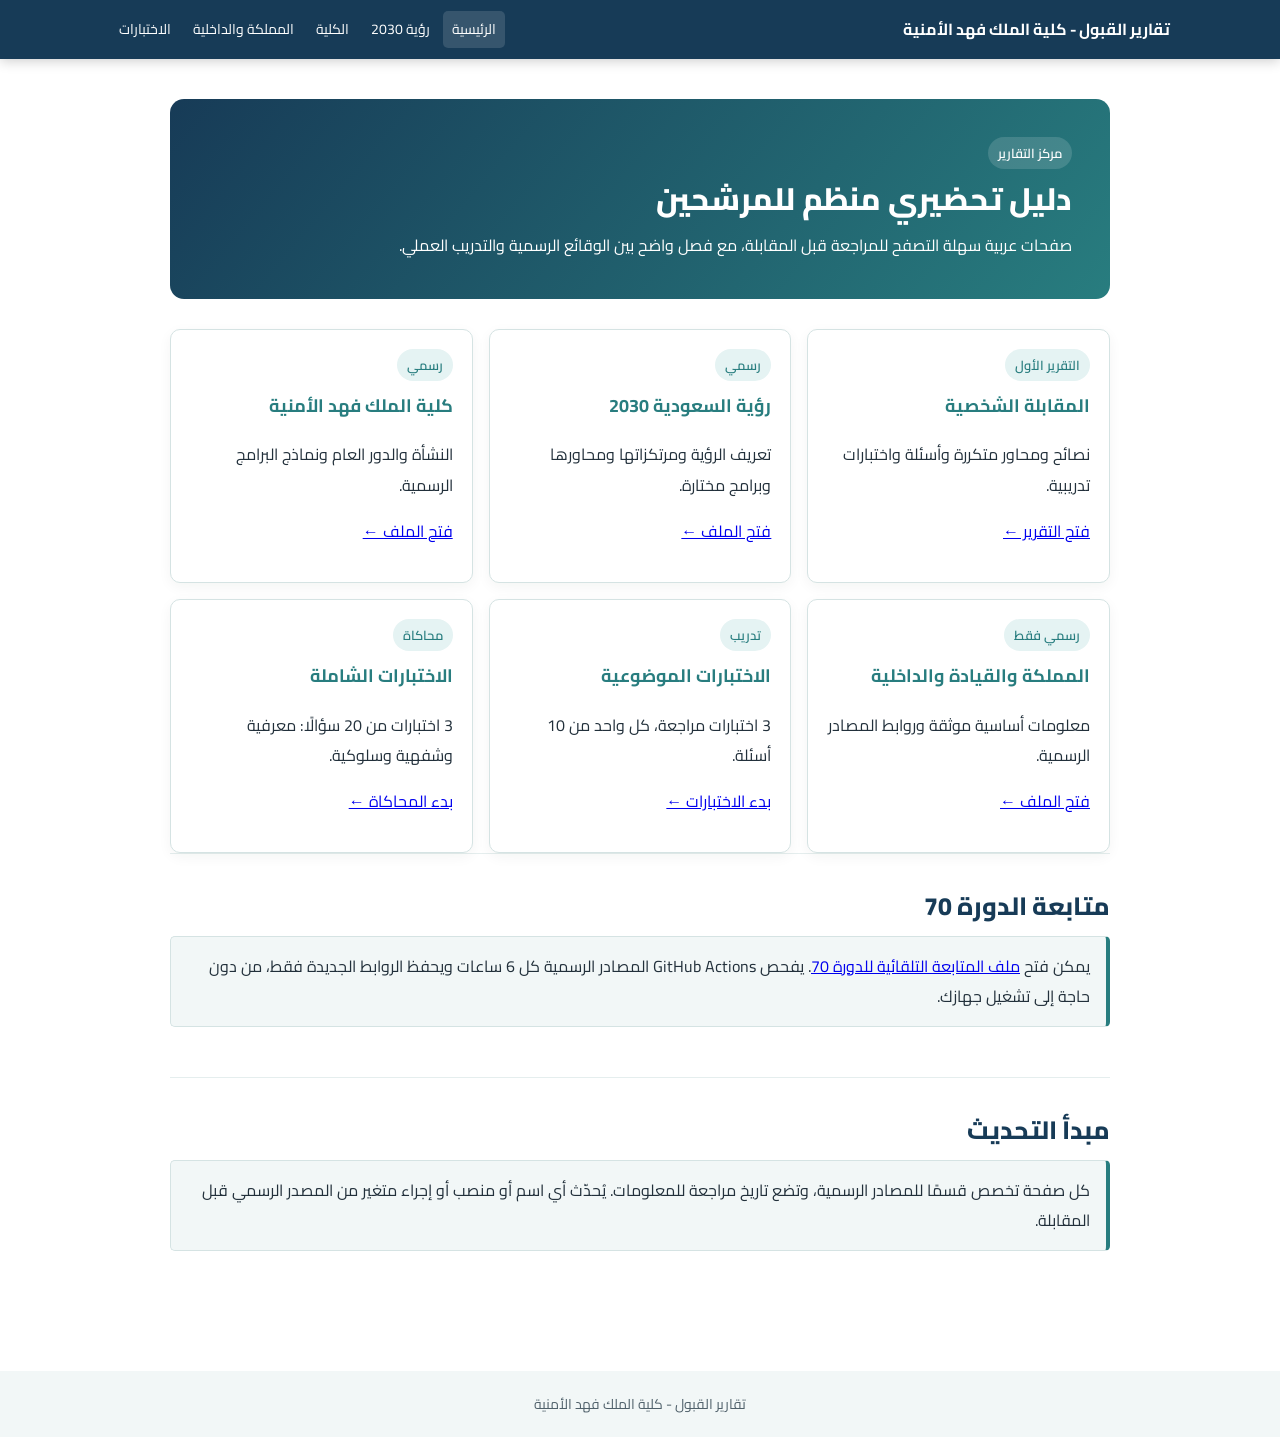
<file: index.html>
<!doctype html><html lang="ar" dir="rtl"><head><meta charset="utf-8"><meta name="viewport" content="width=device-width,initial-scale=1"><title>تقارير القبول - كلية الملك فهد الأمنية</title><link rel="stylesheet" href="assets/site.css"></head><body>
<nav class="topnav"><div class="nav-inner"><div class="brand">تقارير القبول - كلية الملك فهد الأمنية</div><div class="links"><a class="active" href="index.html">الرئيسية</a><a href="vision-2030.html">رؤية 2030</a><a href="kfsc-profile.html">الكلية</a><a href="kingdom-and-interior.html">المملكة والداخلية</a><a href="quizzes.html">الاختبارات</a></div></div></nav>
<main class="wrap"><header class="hero"><span class="badge">مركز التقارير</span><h1>دليل تحضيري منظم للمرشحين</h1><p>صفحات عربية سهلة التصفح للمراجعة قبل المقابلة، مع فصل واضح بين الوقائع الرسمية والتدريب العملي.</p></header>
<section class="grid"><article class="card"><span class="badge">التقرير الأول</span><h3>المقابلة الشخصية</h3><p>نصائح ومحاور متكررة وأسئلة واختبارات تدريبية.</p><p><a href="report-01-personal-interview.html">فتح التقرير ←</a></p></article><article class="card"><span class="badge">رسمي</span><h3>رؤية السعودية 2030</h3><p>تعريف الرؤية ومرتكزاتها ومحاورها وبرامج مختارة.</p><p><a href="vision-2030.html">فتح الملف ←</a></p></article><article class="card"><span class="badge">رسمي</span><h3>كلية الملك فهد الأمنية</h3><p>النشأة والدور العام ونماذج البرامج الرسمية.</p><p><a href="kfsc-profile.html">فتح الملف ←</a></p></article><article class="card"><span class="badge">رسمي فقط</span><h3>المملكة والقيادة والداخلية</h3><p>معلومات أساسية موثقة وروابط المصادر الرسمية.</p><p><a href="kingdom-and-interior.html">فتح الملف ←</a></p></article><article class="card"><span class="badge">تدريب</span><h3>الاختبارات الموضوعية</h3><p>3 اختبارات مراجعة، كل واحد من 10 أسئلة.</p><p><a href="quizzes.html">بدء الاختبارات ←</a></p></article><article class="card"><span class="badge">محاكاة</span><h3>الاختبارات الشاملة</h3><p>3 اختبارات من 20 سؤالًا: معرفية وشفهية وسلوكية.</p><p><a href="comprehensive-tests.html">بدء المحاكاة ←</a></p></article></section>
<section class="section"><h2>متابعة الدورة 70</h2><div class="callout official">يمكن فتح <a href="reports/course-70-monitor.html">ملف المتابعة التلقائية للدورة 70</a>. يفحص GitHub Actions المصادر الرسمية كل 6 ساعات ويحفظ الروابط الجديدة فقط، من دون حاجة إلى تشغيل جهازك.</div></section><section class="section"><h2>مبدأ التحديث</h2><div class="callout official">كل صفحة تخصص قسمًا للمصادر الرسمية، وتضع تاريخ مراجعة للمعلومات. يُحدّث أي اسم أو منصب أو إجراء متغير من المصدر الرسمي قبل المقابلة.</div></section></main><footer class="footer">تقارير القبول - كلية الملك فهد الأمنية</footer></body></html>
</file>
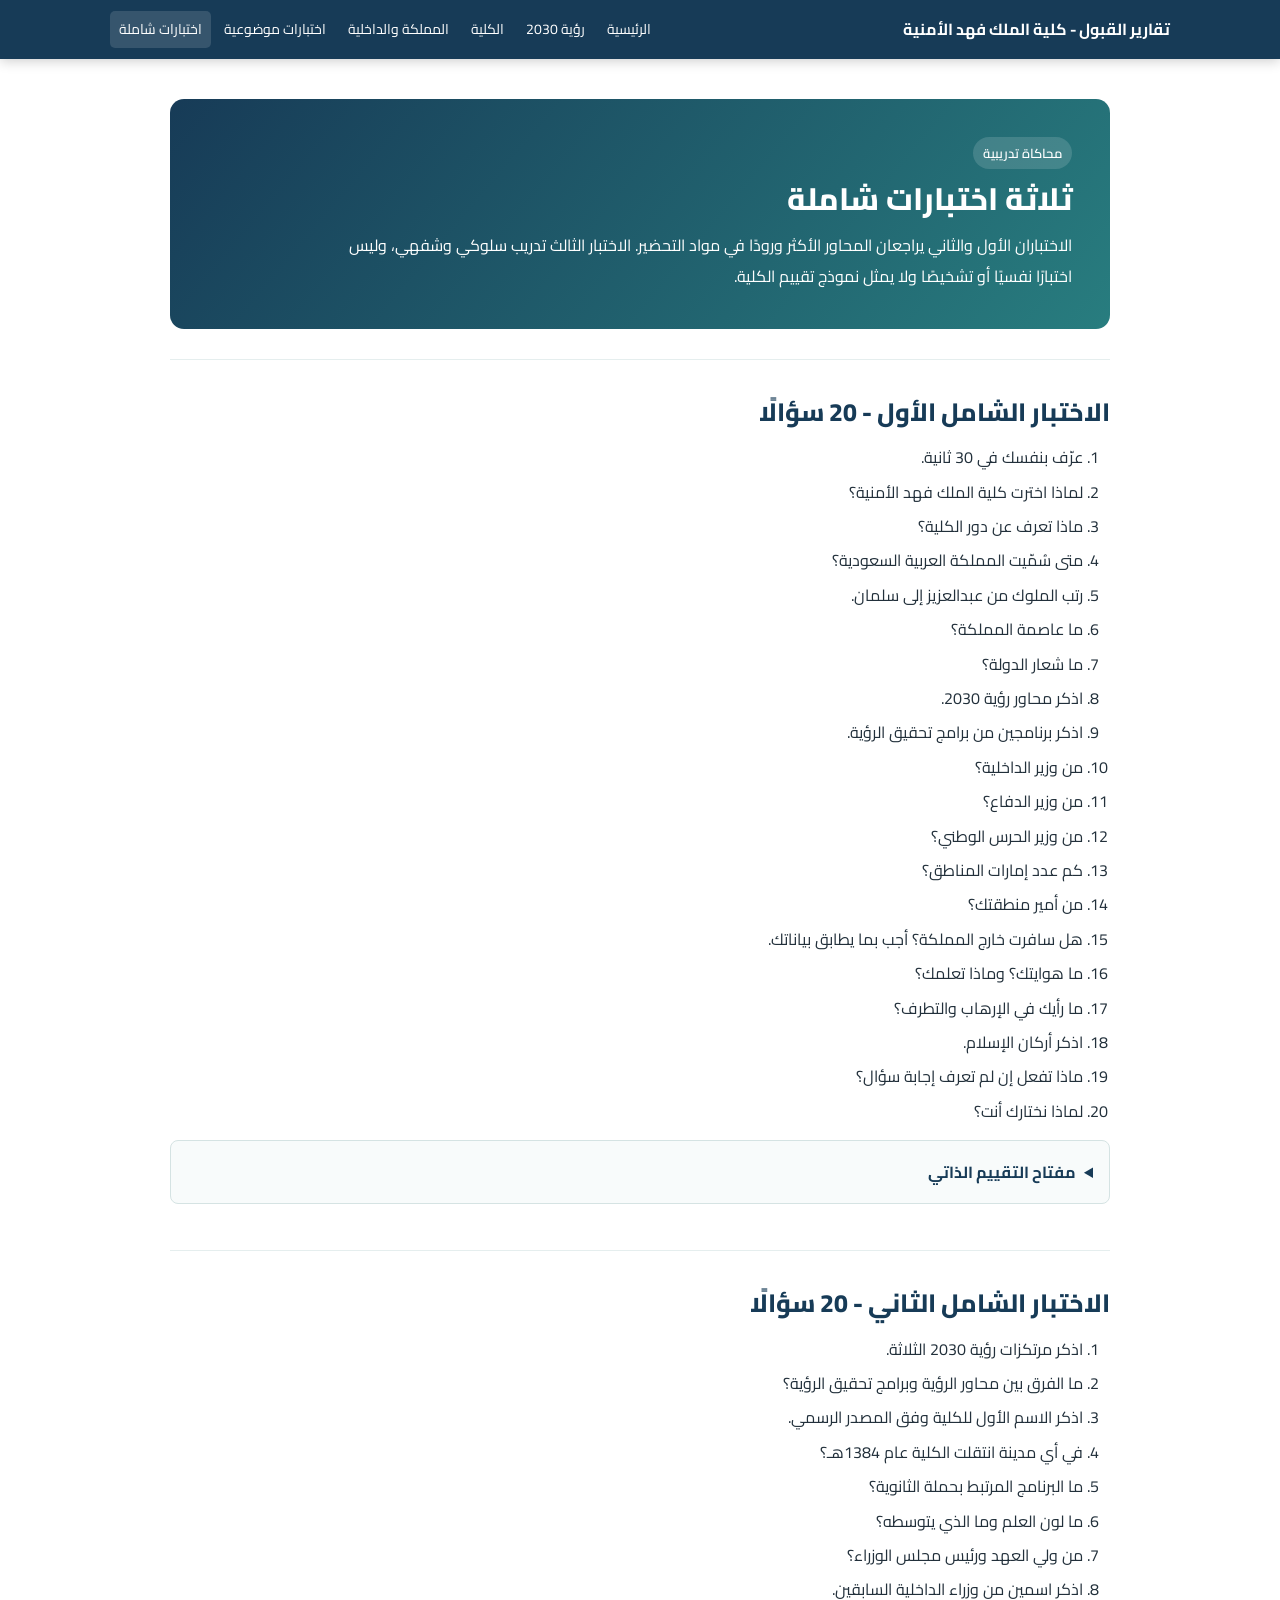
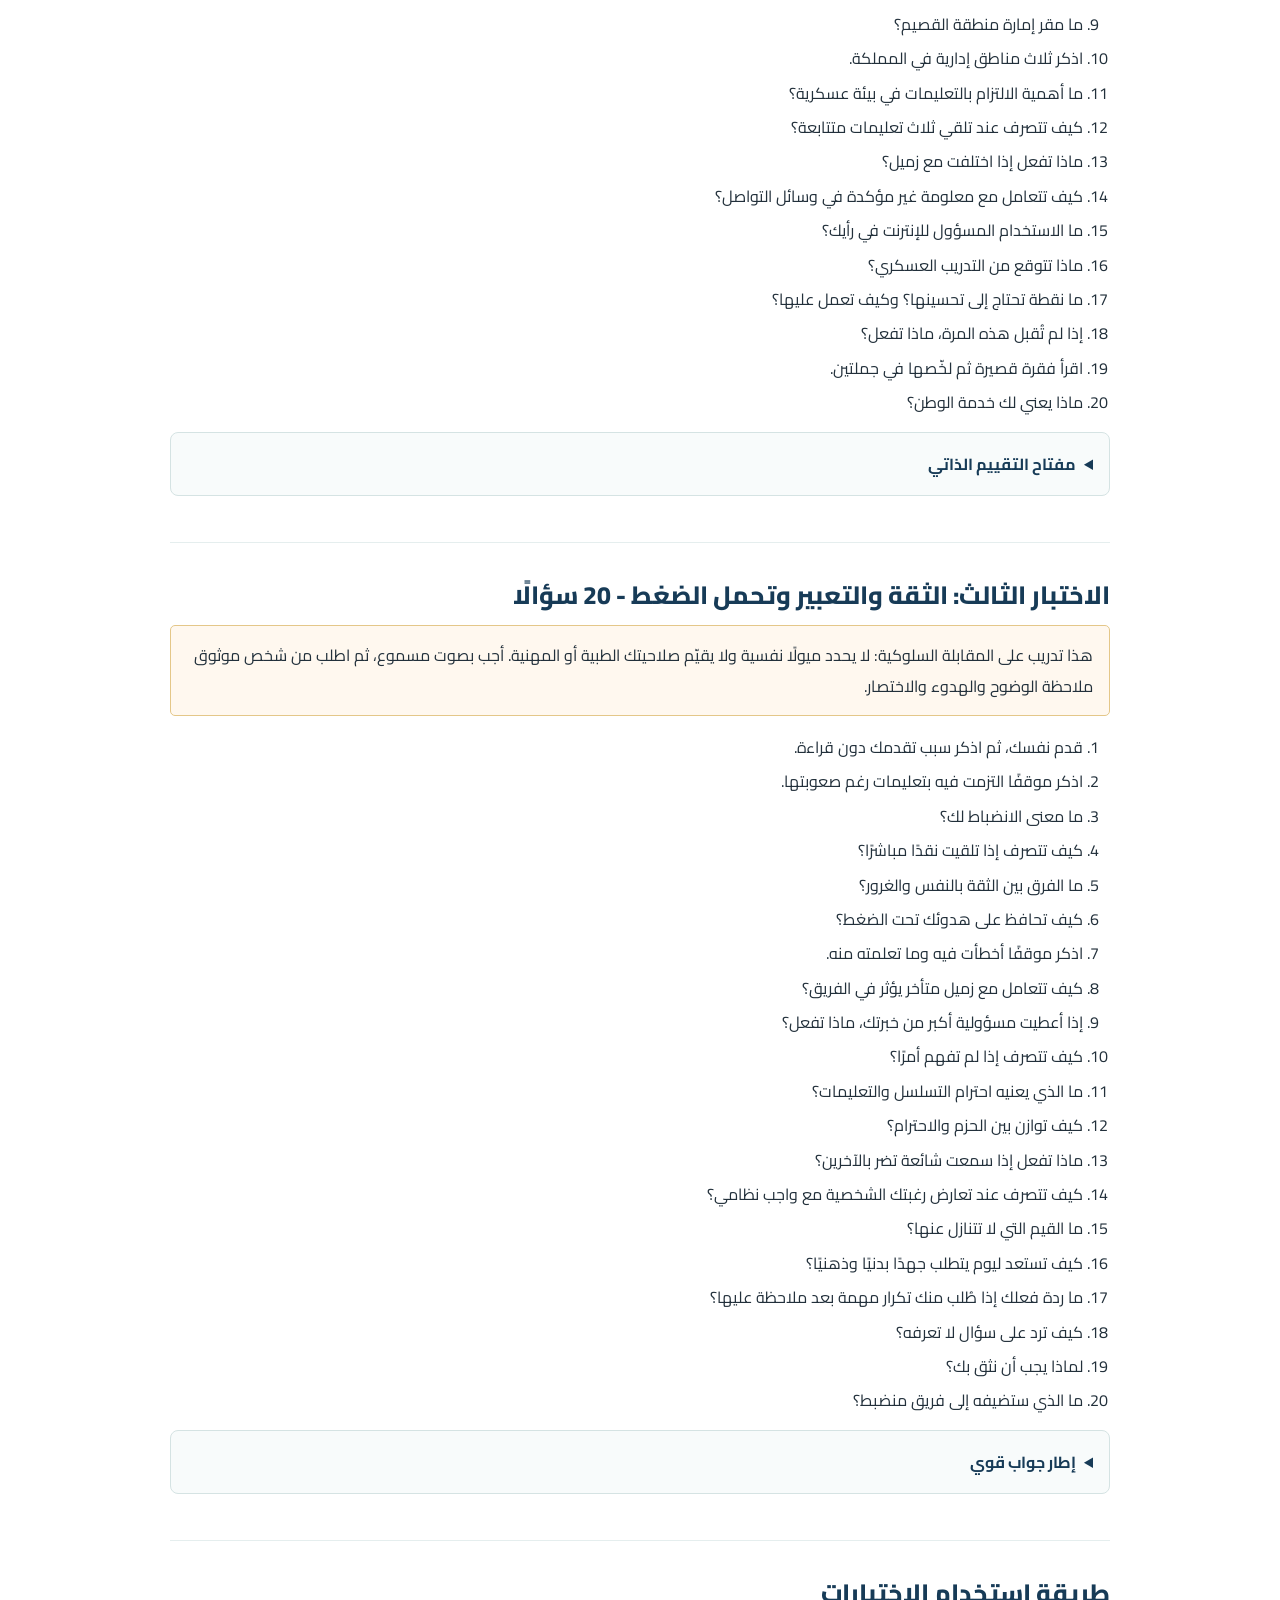
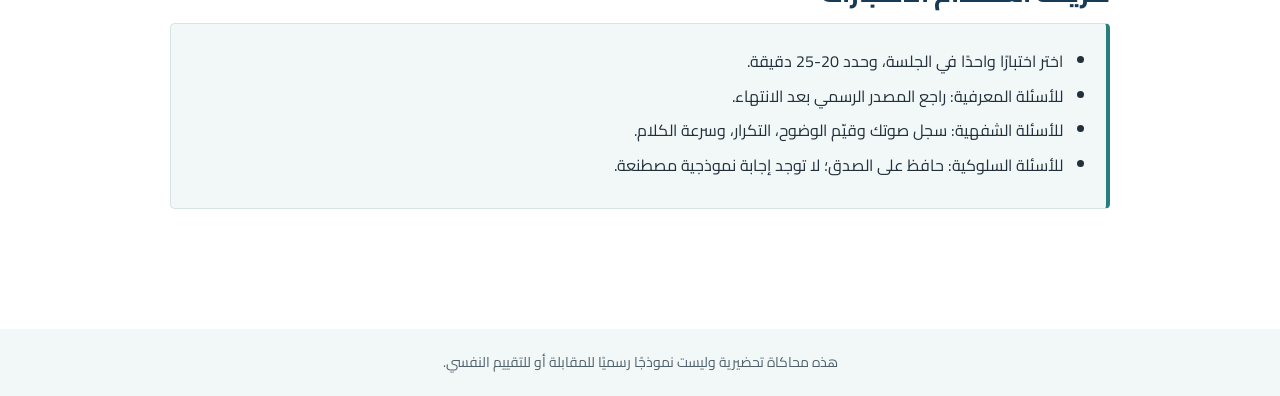
<file: comprehensive-tests.html>
<!doctype html><html lang="ar" dir="rtl"><head><meta charset="utf-8"><meta name="viewport" content="width=device-width,initial-scale=1"><title>اختبارات شاملة</title><link rel="stylesheet" href="assets/site.css"></head><body>
<nav class="topnav"><div class="nav-inner"><div class="brand">تقارير القبول - كلية الملك فهد الأمنية</div><div class="links"><a href="index.html">الرئيسية</a><a href="vision-2030.html">رؤية 2030</a><a href="kfsc-profile.html">الكلية</a><a href="kingdom-and-interior.html">المملكة والداخلية</a><a href="quizzes.html">اختبارات موضوعية</a><a class="active" href="comprehensive-tests.html">اختبارات شاملة</a></div></div></nav>
<main class="wrap"><header class="hero"><span class="badge">محاكاة تدريبية</span><h1>ثلاثة اختبارات شاملة</h1><p>الاختباران الأول والثاني يراجعان المحاور الأكثر ورودًا في مواد التحضير. الاختبار الثالث تدريب سلوكي وشفهي، وليس اختبارًا نفسيًا أو تشخيصًا ولا يمثل نموذج تقييم الكلية.</p></header>
<section id="test-one" class="section"><h2>الاختبار الشامل الأول - 20 سؤالًا</h2><ol><li>عرّف بنفسك في 30 ثانية.</li><li>لماذا اخترت كلية الملك فهد الأمنية؟</li><li>ماذا تعرف عن دور الكلية؟</li><li>متى سُمّيت المملكة العربية السعودية؟</li><li>رتب الملوك من عبدالعزيز إلى سلمان.</li><li>ما عاصمة المملكة؟</li><li>ما شعار الدولة؟</li><li>اذكر محاور رؤية 2030.</li><li>اذكر برنامجين من برامج تحقيق الرؤية.</li><li>من وزير الداخلية؟</li><li>من وزير الدفاع؟</li><li>من وزير الحرس الوطني؟</li><li>كم عدد إمارات المناطق؟</li><li>من أمير منطقتك؟</li><li>هل سافرت خارج المملكة؟ أجب بما يطابق بياناتك.</li><li>ما هوايتك؟ وماذا تعلمك؟</li><li>ما رأيك في الإرهاب والتطرف؟</li><li>اذكر أركان الإسلام.</li><li>ماذا تفعل إن لم تعرف إجابة سؤال؟</li><li>لماذا نختارك أنت؟</li></ol><details class="quiz"><summary>مفتاح التقييم الذاتي</summary><div class="answer">قيّم كل إجابة من 0 إلى 2: 0 غير صحيحة أو متناقضة، 1 صحيحة لكن مطولة/مترددة، 2 صحيحة ومختصرة وهادئة. أسئلة المعلومات راجع مفاتيحها في الصفحات الأصلية، وأسئلة الشخصية لا جواب واحدًا لها؛ المطلوب الصدق والاتساق والاحترام.</div></details></section>
<section id="test-two" class="section"><h2>الاختبار الشامل الثاني - 20 سؤالًا</h2><ol><li>اذكر مرتكزات رؤية 2030 الثلاثة.</li><li>ما الفرق بين محاور الرؤية وبرامج تحقيق الرؤية؟</li><li>اذكر الاسم الأول للكلية وفق المصدر الرسمي.</li><li>في أي مدينة انتقلت الكلية عام 1384هـ؟</li><li>ما البرنامج المرتبط بحملة الثانوية؟</li><li>ما لون العلم وما الذي يتوسطه؟</li><li>من ولي العهد ورئيس مجلس الوزراء؟</li><li>اذكر اسمين من وزراء الداخلية السابقين.</li><li>ما مقر إمارة منطقة القصيم؟</li><li>اذكر ثلاث مناطق إدارية في المملكة.</li><li>ما أهمية الالتزام بالتعليمات في بيئة عسكرية؟</li><li>كيف تتصرف عند تلقي ثلاث تعليمات متتابعة؟</li><li>ماذا تفعل إذا اختلفت مع زميل؟</li><li>كيف تتعامل مع معلومة غير مؤكدة في وسائل التواصل؟</li><li>ما الاستخدام المسؤول للإنترنت في رأيك؟</li><li>ماذا تتوقع من التدريب العسكري؟</li><li>ما نقطة تحتاج إلى تحسينها؟ وكيف تعمل عليها؟</li><li>إذا لم تُقبل هذه المرة، ماذا تفعل؟</li><li>اقرأ فقرة قصيرة ثم لخّصها في جملتين.</li><li>ماذا يعني لك خدمة الوطن؟</li></ol><details class="quiz"><summary>مفتاح التقييم الذاتي</summary><div class="answer">المعلومات: راجع صفحات الرؤية والكلية والمملكة. السلوك: ابدأ بالهدوء، اتبع التعليمات، التزم بالاحترام، وتحمل المسؤولية. لا تقدم إجابة بطولية أو غير واقعية.</div></details></section>
<section id="test-three" class="section"><h2>الاختبار الثالث: الثقة والتعبير وتحمل الضغط - 20 سؤالًا</h2><div class="callout warn">هذا تدريب على المقابلة السلوكية: لا يحدد ميولًا نفسية ولا يقيّم صلاحيتك الطبية أو المهنية. أجب بصوت مسموع، ثم اطلب من شخص موثوق ملاحظة الوضوح والهدوء والاختصار.</div><ol><li>قدم نفسك، ثم اذكر سبب تقدمك دون قراءة.</li><li>اذكر موقفًا التزمت فيه بتعليمات رغم صعوبتها.</li><li>ما معنى الانضباط لك؟</li><li>كيف تتصرف إذا تلقيت نقدًا مباشرًا؟</li><li>ما الفرق بين الثقة بالنفس والغرور؟</li><li>كيف تحافظ على هدوئك تحت الضغط؟</li><li>اذكر موقفًا أخطأت فيه وما تعلمته منه.</li><li>كيف تتعامل مع زميل متأخر يؤثر في الفريق؟</li><li>إذا أعطيت مسؤولية أكبر من خبرتك، ماذا تفعل؟</li><li>كيف تتصرف إذا لم تفهم أمرًا؟</li><li>ما الذي يعنيه احترام التسلسل والتعليمات؟</li><li>كيف توازن بين الحزم والاحترام؟</li><li>ماذا تفعل إذا سمعت شائعة تضر بالآخرين؟</li><li>كيف تتصرف عند تعارض رغبتك الشخصية مع واجب نظامي؟</li><li>ما القيم التي لا تتنازل عنها؟</li><li>كيف تستعد ليوم يتطلب جهدًا بدنيًا وذهنيًا؟</li><li>ما ردة فعلك إذا طُلب منك تكرار مهمة بعد ملاحظة عليها؟</li><li>كيف ترد على سؤال لا تعرفه؟</li><li>لماذا يجب أن نثق بك؟</li><li>ما الذي ستضيفه إلى فريق منضبط؟</li></ol><details class="quiz"><summary>إطار جواب قوي</summary><div class="answer">استخدم: «المبدأ → التصرف → السبب». مثال: «إذا لم أفهم الأمر أطلب توضيحًا باحترام قبل التنفيذ؛ لأن الدقة والسلامة أهم من التخمين». تجنب التبرير الطويل أو لوم الآخرين أو ادعاء الكمال.</div></details></section>
<section class="section"><h2>طريقة استخدام الاختبارات</h2><div class="callout official"><ul><li>اختر اختبارًا واحدًا في الجلسة، وحدد 20-25 دقيقة.</li><li>للأسئلة المعرفية: راجع المصدر الرسمي بعد الانتهاء.</li><li>للأسئلة الشفهية: سجل صوتك وقيّم الوضوح، التكرار، وسرعة الكلام.</li><li>للأسئلة السلوكية: حافظ على الصدق؛ لا توجد إجابة نموذجية مصطنعة.</li></ul></div></section></main><footer class="footer">هذه محاكاة تحضيرية وليست نموذجًا رسميًا للمقابلة أو للتقييم النفسي.</footer></body></html>
</file>
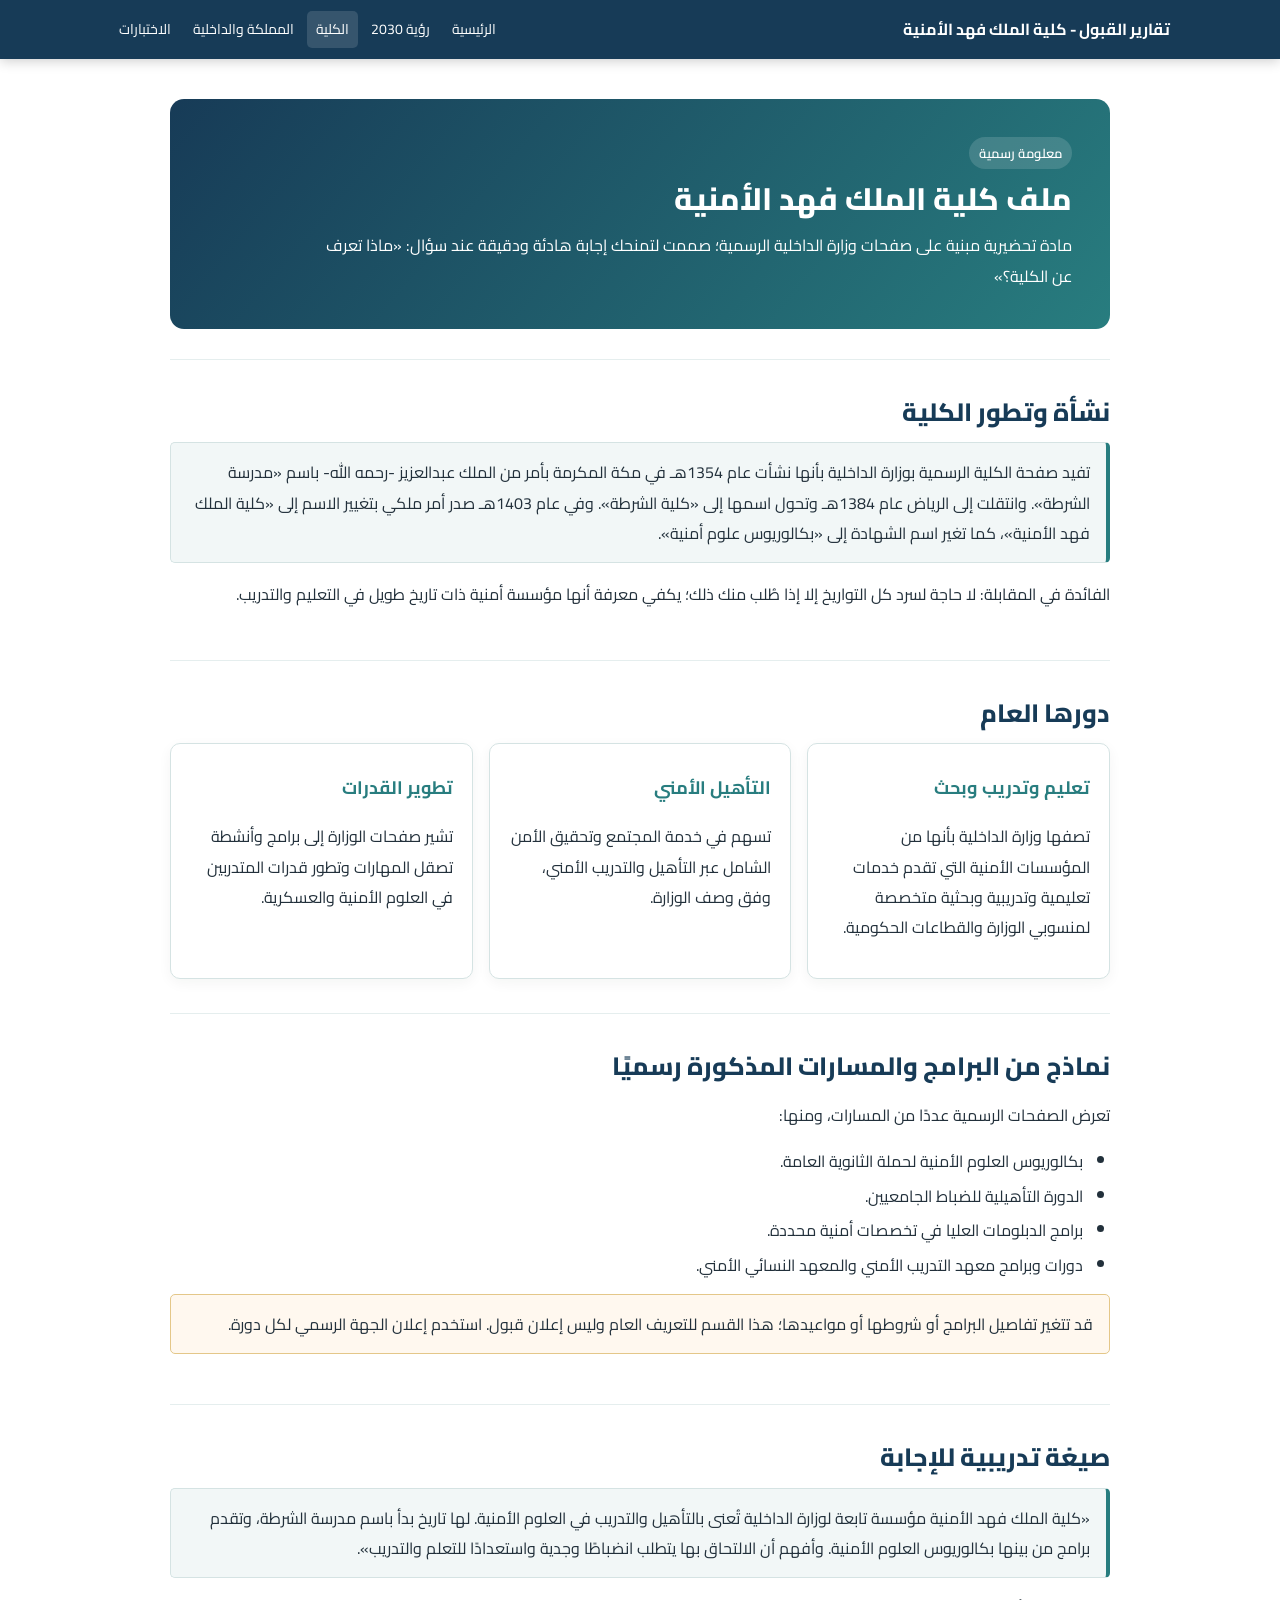
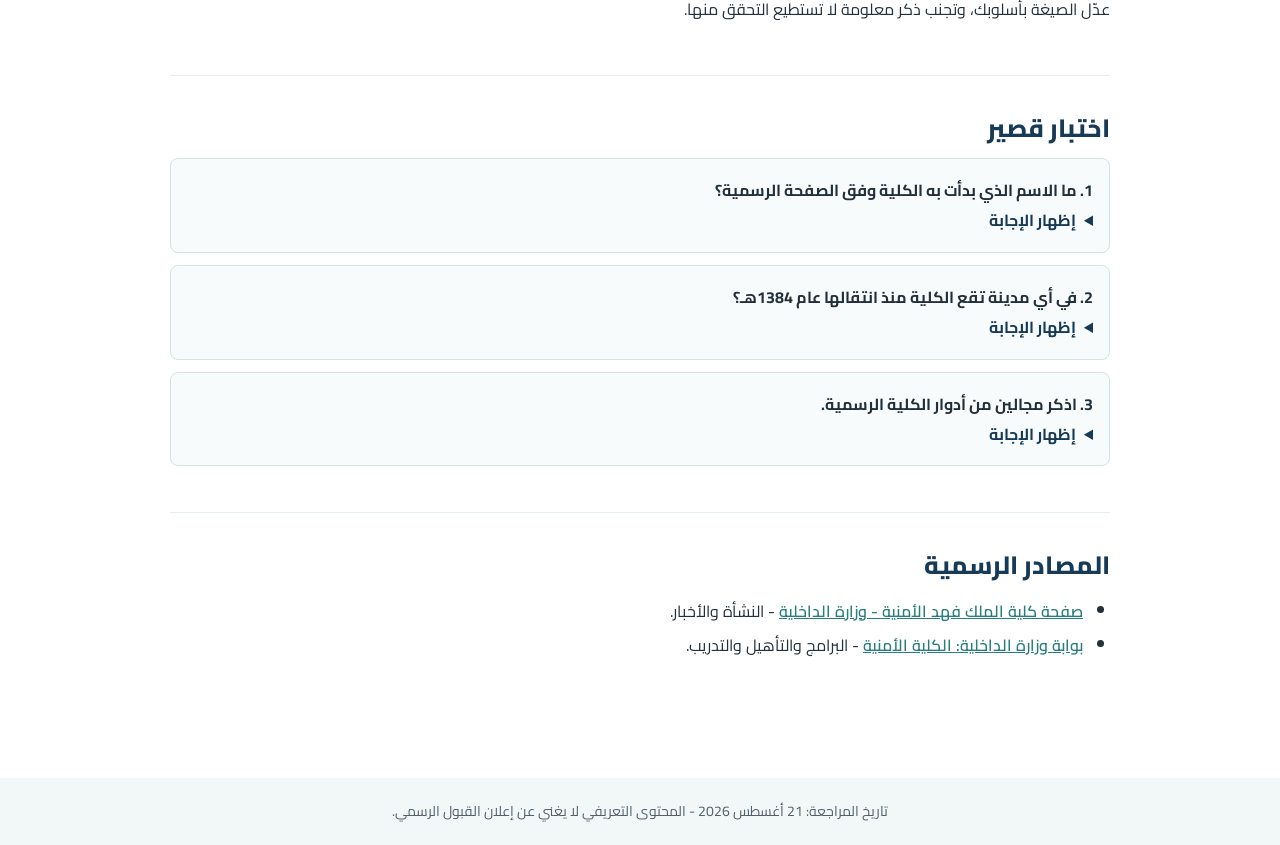
<file: kfsc-profile.html>
<!doctype html><html lang="ar" dir="rtl"><head><meta charset="utf-8"><meta name="viewport" content="width=device-width,initial-scale=1"><title>كلية الملك فهد الأمنية</title><link rel="stylesheet" href="assets/site.css"></head><body>
<nav class="topnav"><div class="nav-inner"><div class="brand">تقارير القبول - كلية الملك فهد الأمنية</div><div class="links"><a href="index.html">الرئيسية</a><a href="vision-2030.html">رؤية 2030</a><a class="active" href="kfsc-profile.html">الكلية</a><a href="kingdom-and-interior.html">المملكة والداخلية</a><a href="quizzes.html">الاختبارات</a></div></div></nav>
<main class="wrap"><header class="hero"><span class="badge">معلومة رسمية</span><h1>ملف كلية الملك فهد الأمنية</h1><p>مادة تحضيرية مبنية على صفحات وزارة الداخلية الرسمية؛ صممت لتمنحك إجابة هادئة ودقيقة عند سؤال: «ماذا تعرف عن الكلية؟»</p></header>
<section id="history" class="section"><h2>نشأة وتطور الكلية</h2><div class="callout official">تفيد صفحة الكلية الرسمية بوزارة الداخلية بأنها نشأت عام 1354هـ في مكة المكرمة بأمر من الملك عبدالعزيز -رحمه الله- باسم «مدرسة الشرطة». وانتقلت إلى الرياض عام 1384هـ وتحول اسمها إلى «كلية الشرطة». وفي عام 1403هـ صدر أمر ملكي بتغيير الاسم إلى «كلية الملك فهد الأمنية»، كما تغير اسم الشهادة إلى «بكالوريوس علوم أمنية».</div><p>الفائدة في المقابلة: لا حاجة لسرد كل التواريخ إلا إذا طُلب منك ذلك؛ يكفي معرفة أنها مؤسسة أمنية ذات تاريخ طويل في التعليم والتدريب.</p></section>
<section id="role" class="section"><h2>دورها العام</h2><div class="grid"><article class="card"><h3>تعليم وتدريب وبحث</h3><p>تصفها وزارة الداخلية بأنها من المؤسسات الأمنية التي تقدم خدمات تعليمية وتدريبية وبحثية متخصصة لمنسوبي الوزارة والقطاعات الحكومية.</p></article><article class="card"><h3>التأهيل الأمني</h3><p>تسهم في خدمة المجتمع وتحقيق الأمن الشامل عبر التأهيل والتدريب الأمني، وفق وصف الوزارة.</p></article><article class="card"><h3>تطوير القدرات</h3><p>تشير صفحات الوزارة إلى برامج وأنشطة تصقل المهارات وتطور قدرات المتدربين في العلوم الأمنية والعسكرية.</p></article></div></section>
<section id="programs" class="section"><h2>نماذج من البرامج والمسارات المذكورة رسميًا</h2><p>تعرض الصفحات الرسمية عددًا من المسارات، ومنها:</p><ul><li>بكالوريوس العلوم الأمنية لحملة الثانوية العامة.</li><li>الدورة التأهيلية للضباط الجامعيين.</li><li>برامج الدبلومات العليا في تخصصات أمنية محددة.</li><li>دورات وبرامج معهد التدريب الأمني والمعهد النسائي الأمني.</li></ul><div class="callout warn">قد تتغير تفاصيل البرامج أو شروطها أو مواعيدها؛ هذا القسم للتعريف العام وليس إعلان قبول. استخدم إعلان الجهة الرسمي لكل دورة.</div></section>
<section id="answer" class="section"><h2>صيغة تدريبية للإجابة</h2><div class="callout official">«كلية الملك فهد الأمنية مؤسسة تابعة لوزارة الداخلية تُعنى بالتأهيل والتدريب في العلوم الأمنية. لها تاريخ بدأ باسم مدرسة الشرطة، وتقدم برامج من بينها بكالوريوس العلوم الأمنية. وأفهم أن الالتحاق بها يتطلب انضباطًا وجدية واستعدادًا للتعلم والتدريب».</div><p>عدّل الصيغة بأسلوبك، وتجنب ذكر معلومة لا تستطيع التحقق منها.</p></section>
<section id="quiz" class="section"><h2>اختبار قصير</h2><div class="quiz"><b>1. ما الاسم الذي بدأت به الكلية وفق الصفحة الرسمية؟</b><details><summary>إظهار الإجابة</summary><div class="answer">مدرسة الشرطة.</div></details></div><div class="quiz"><b>2. في أي مدينة تقع الكلية منذ انتقالها عام 1384هـ؟</b><details><summary>إظهار الإجابة</summary><div class="answer">الرياض.</div></details></div><div class="quiz"><b>3. اذكر مجالين من أدوار الكلية الرسمية.</b><details><summary>إظهار الإجابة</summary><div class="answer">التعليم والتدريب والبحث المتخصص، والتأهيل والتدريب الأمني وخدمة المجتمع وتحقيق الأمن الشامل.</div></details></div></section>
<section id="sources" class="section sources"><h2>المصادر الرسمية</h2><ul><li><a href="https://www.moi.gov.sa/wps/portal/Home/sectors/kfsc/contents/" target="_blank" rel="noopener">صفحة كلية الملك فهد الأمنية - وزارة الداخلية</a> - النشأة والأخبار.</li><li><a href="https://gitex.moi.gov.sa/wps/portal/Home/sectors/kfsc/contents/" target="_blank" rel="noopener">بوابة وزارة الداخلية: الكلية الأمنية</a> - البرامج والتأهيل والتدريب.</li></ul></section></main><footer class="footer">تاريخ المراجعة: 21 أغسطس 2026 - المحتوى التعريفي لا يغني عن إعلان القبول الرسمي.</footer></body></html>
</file>
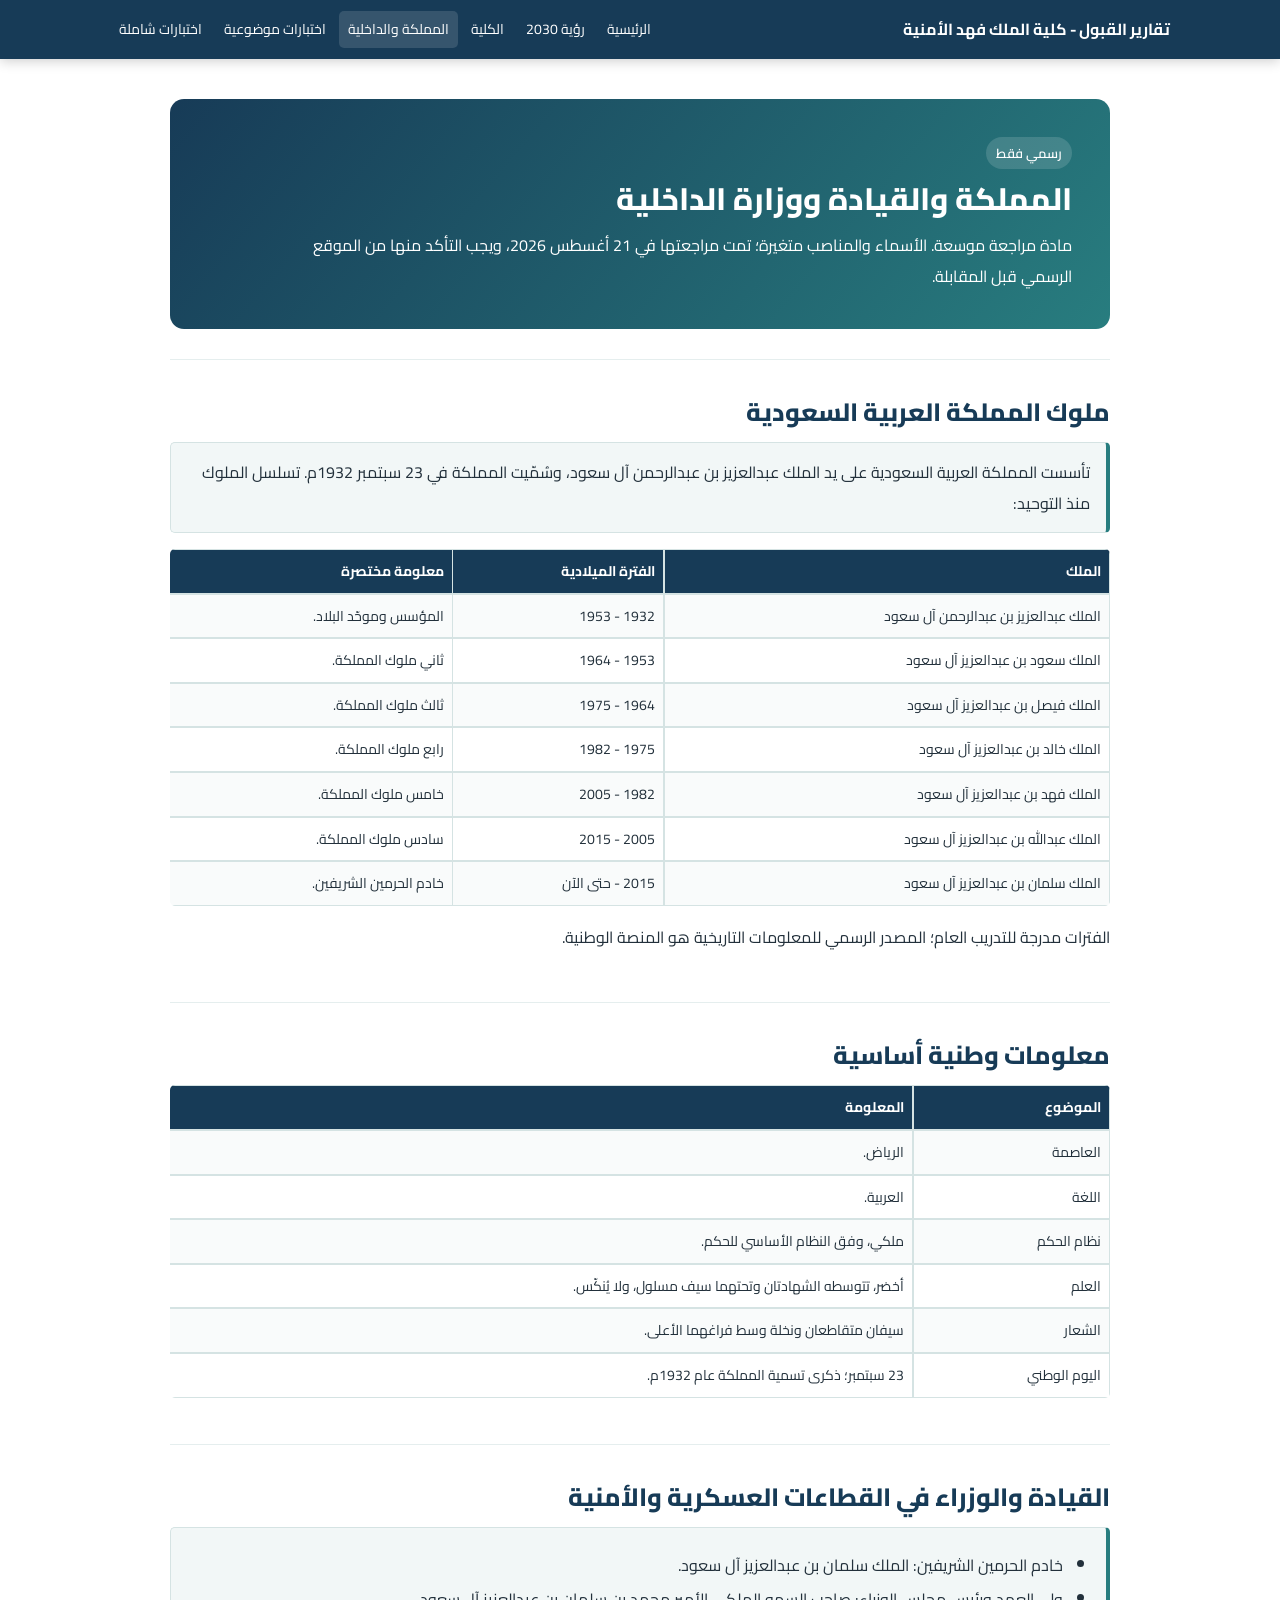
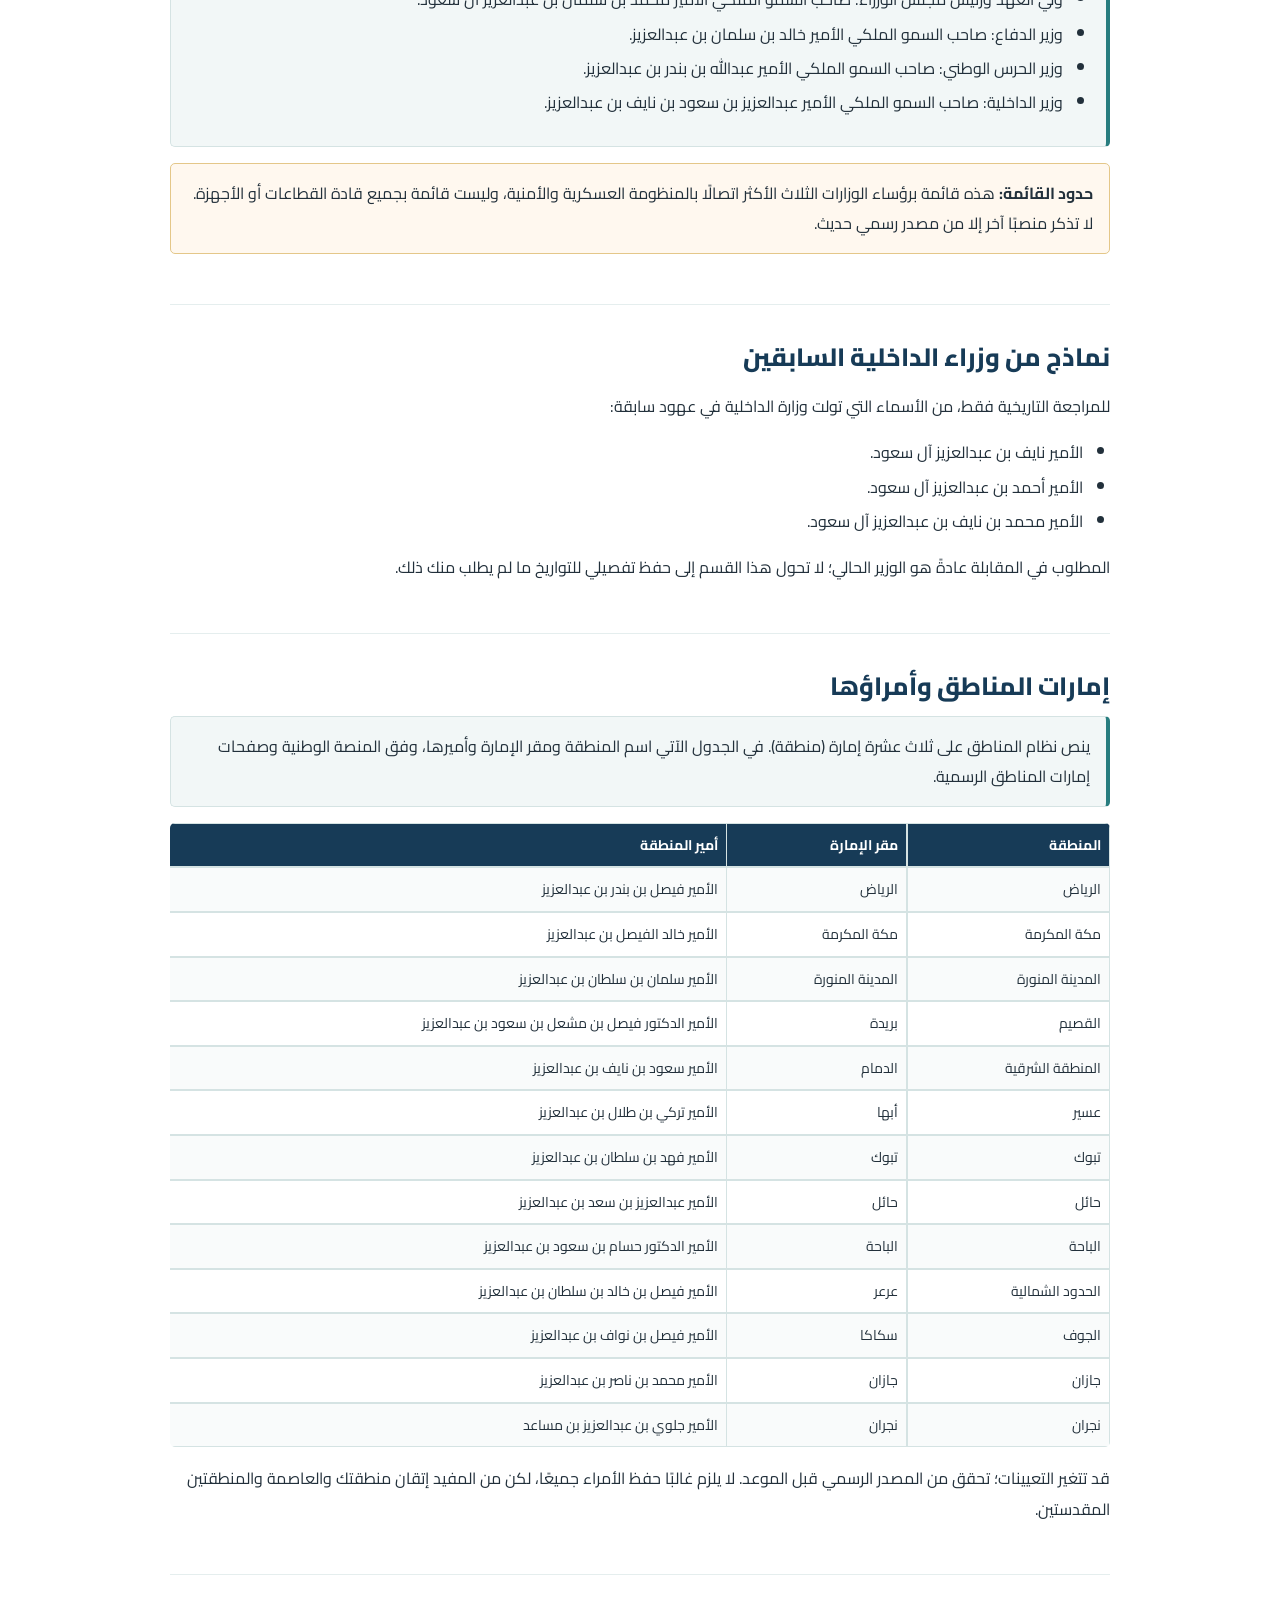
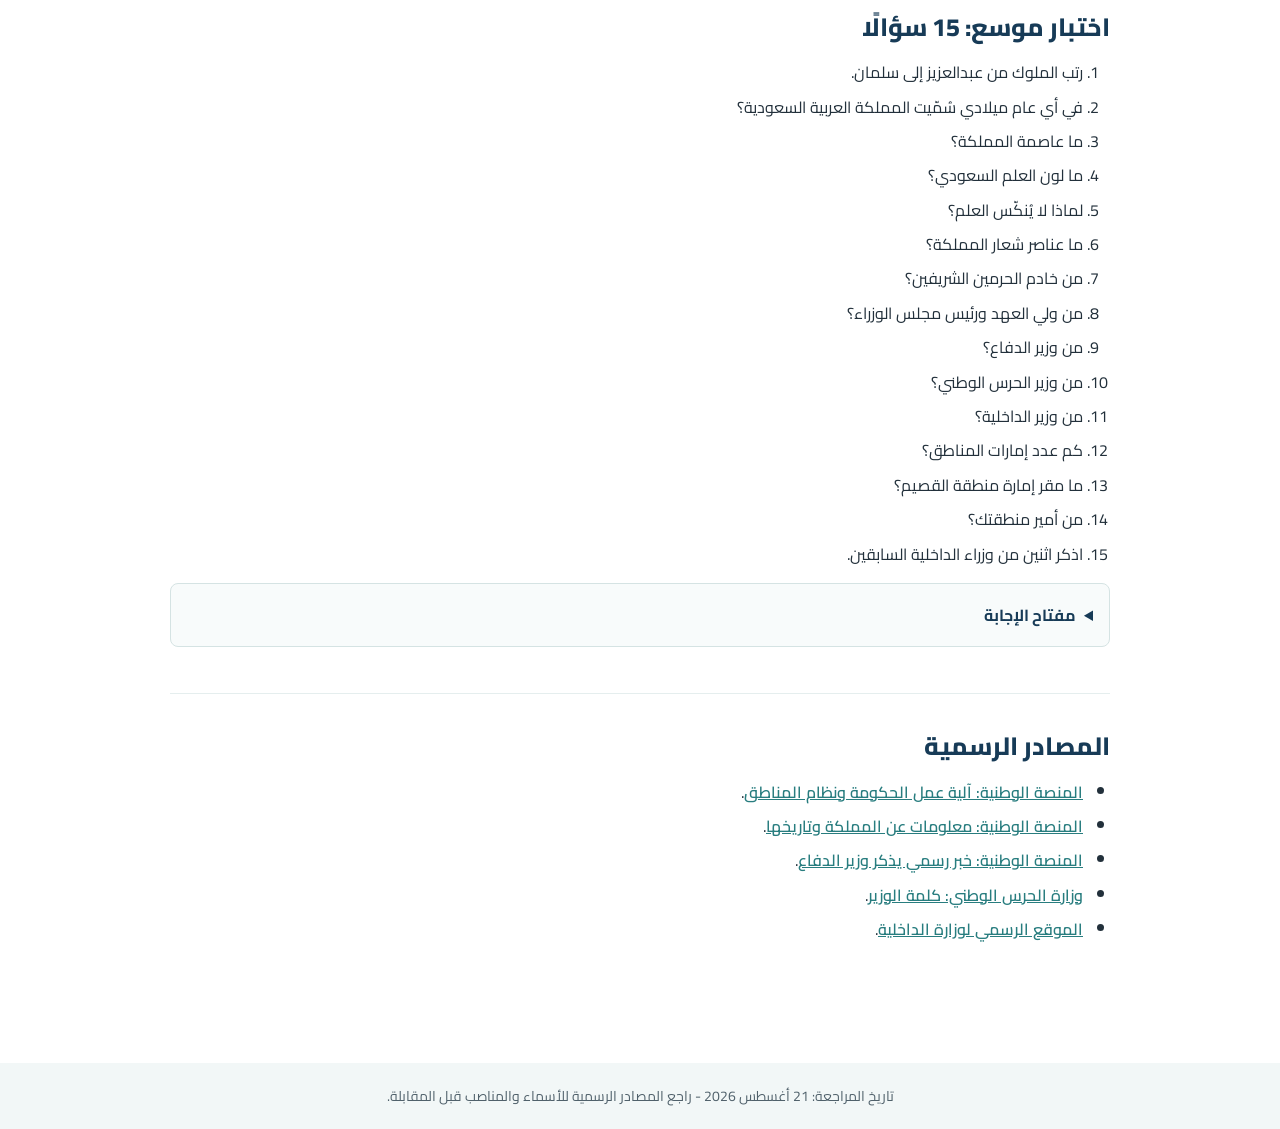
<file: kingdom-and-interior.html>
<!doctype html><html lang="ar" dir="rtl"><head><meta charset="utf-8"><meta name="viewport" content="width=device-width,initial-scale=1"><title>المملكة والقيادة ووزارة الداخلية</title><link rel="stylesheet" href="assets/site.css"></head><body>
<nav class="topnav"><div class="nav-inner"><div class="brand">تقارير القبول - كلية الملك فهد الأمنية</div><div class="links"><a href="index.html">الرئيسية</a><a href="vision-2030.html">رؤية 2030</a><a href="kfsc-profile.html">الكلية</a><a class="active" href="kingdom-and-interior.html">المملكة والداخلية</a><a href="quizzes.html">اختبارات موضوعية</a><a href="comprehensive-tests.html">اختبارات شاملة</a></div></div></nav>
<main class="wrap"><header class="hero"><span class="badge">رسمي فقط</span><h1>المملكة والقيادة ووزارة الداخلية</h1><p>مادة مراجعة موسعة. الأسماء والمناصب متغيرة؛ تمت مراجعتها في 21 أغسطس 2026، ويجب التأكد منها من الموقع الرسمي قبل المقابلة.</p></header>
<section id="kings" class="section"><h2>ملوك المملكة العربية السعودية</h2><div class="callout official">تأسست المملكة العربية السعودية على يد الملك عبدالعزيز بن عبدالرحمن آل سعود، وسُمّيت المملكة في 23 سبتمبر 1932م. تسلسل الملوك منذ التوحيد:</div><table><tr><th>الملك</th><th>الفترة الميلادية</th><th>معلومة مختصرة</th></tr><tr><td>الملك عبدالعزيز بن عبدالرحمن آل سعود</td><td>1932 - 1953</td><td>المؤسس وموحّد البلاد.</td></tr><tr><td>الملك سعود بن عبدالعزيز آل سعود</td><td>1953 - 1964</td><td>ثاني ملوك المملكة.</td></tr><tr><td>الملك فيصل بن عبدالعزيز آل سعود</td><td>1964 - 1975</td><td>ثالث ملوك المملكة.</td></tr><tr><td>الملك خالد بن عبدالعزيز آل سعود</td><td>1975 - 1982</td><td>رابع ملوك المملكة.</td></tr><tr><td>الملك فهد بن عبدالعزيز آل سعود</td><td>1982 - 2005</td><td>خامس ملوك المملكة.</td></tr><tr><td>الملك عبدالله بن عبدالعزيز آل سعود</td><td>2005 - 2015</td><td>سادس ملوك المملكة.</td></tr><tr><td>الملك سلمان بن عبدالعزيز آل سعود</td><td>2015 - حتى الآن</td><td>خادم الحرمين الشريفين.</td></tr></table><p class="small">الفترات مدرجة للتدريب العام؛ المصدر الرسمي للمعلومات التاريخية هو المنصة الوطنية.</p></section>
<section id="basics" class="section"><h2>معلومات وطنية أساسية</h2><table><tr><th>الموضوع</th><th>المعلومة</th></tr><tr><td>العاصمة</td><td>الرياض.</td></tr><tr><td>اللغة</td><td>العربية.</td></tr><tr><td>نظام الحكم</td><td>ملكي، وفق النظام الأساسي للحكم.</td></tr><tr><td>العلم</td><td>أخضر، تتوسطه الشهادتان وتحتهما سيف مسلول، ولا يُنكّس.</td></tr><tr><td>الشعار</td><td>سيفان متقاطعان ونخلة وسط فراغهما الأعلى.</td></tr><tr><td>اليوم الوطني</td><td>23 سبتمبر؛ ذكرى تسمية المملكة عام 1932م.</td></tr></table></section>
<section id="leadership" class="section"><h2>القيادة والوزراء في القطاعات العسكرية والأمنية</h2><div class="callout official"><ul><li>خادم الحرمين الشريفين: الملك سلمان بن عبدالعزيز آل سعود.</li><li>ولي العهد ورئيس مجلس الوزراء: صاحب السمو الملكي الأمير محمد بن سلمان بن عبدالعزيز آل سعود.</li><li>وزير الدفاع: صاحب السمو الملكي الأمير خالد بن سلمان بن عبدالعزيز.</li><li>وزير الحرس الوطني: صاحب السمو الملكي الأمير عبدالله بن بندر بن عبدالعزيز.</li><li>وزير الداخلية: صاحب السمو الملكي الأمير عبدالعزيز بن سعود بن نايف بن عبدالعزيز.</li></ul></div><div class="callout warn"><b>حدود القائمة:</b> هذه قائمة برؤساء الوزارات الثلاث الأكثر اتصالًا بالمنظومة العسكرية والأمنية، وليست قائمة بجميع قادة القطاعات أو الأجهزة. لا تذكر منصبًا آخر إلا من مصدر رسمي حديث.</div></section>
<section id="former" class="section"><h2>نماذج من وزراء الداخلية السابقين</h2><p>للمراجعة التاريخية فقط، من الأسماء التي تولت وزارة الداخلية في عهود سابقة:</p><ul><li>الأمير نايف بن عبدالعزيز آل سعود.</li><li>الأمير أحمد بن عبدالعزيز آل سعود.</li><li>الأمير محمد بن نايف بن عبدالعزيز آل سعود.</li></ul><p>المطلوب في المقابلة عادةً هو الوزير الحالي؛ لا تحول هذا القسم إلى حفظ تفصيلي للتواريخ ما لم يطلب منك ذلك.</p></section>
<section id="regions" class="section"><h2>إمارات المناطق وأمراؤها</h2><div class="callout official">ينص نظام المناطق على ثلاث عشرة إمارة (منطقة). في الجدول الآتي اسم المنطقة ومقر الإمارة وأميرها، وفق المنصة الوطنية وصفحات إمارات المناطق الرسمية.</div><table><tr><th>المنطقة</th><th>مقر الإمارة</th><th>أمير المنطقة</th></tr><tr><td>الرياض</td><td>الرياض</td><td>الأمير فيصل بن بندر بن عبدالعزيز</td></tr><tr><td>مكة المكرمة</td><td>مكة المكرمة</td><td>الأمير خالد الفيصل بن عبدالعزيز</td></tr><tr><td>المدينة المنورة</td><td>المدينة المنورة</td><td>الأمير سلمان بن سلطان بن عبدالعزيز</td></tr><tr><td>القصيم</td><td>بريدة</td><td>الأمير الدكتور فيصل بن مشعل بن سعود بن عبدالعزيز</td></tr><tr><td>المنطقة الشرقية</td><td>الدمام</td><td>الأمير سعود بن نايف بن عبدالعزيز</td></tr><tr><td>عسير</td><td>أبها</td><td>الأمير تركي بن طلال بن عبدالعزيز</td></tr><tr><td>تبوك</td><td>تبوك</td><td>الأمير فهد بن سلطان بن عبدالعزيز</td></tr><tr><td>حائل</td><td>حائل</td><td>الأمير عبدالعزيز بن سعد بن عبدالعزيز</td></tr><tr><td>الباحة</td><td>الباحة</td><td>الأمير الدكتور حسام بن سعود بن عبدالعزيز</td></tr><tr><td>الحدود الشمالية</td><td>عرعر</td><td>الأمير فيصل بن خالد بن سلطان بن عبدالعزيز</td></tr><tr><td>الجوف</td><td>سكاكا</td><td>الأمير فيصل بن نواف بن عبدالعزيز</td></tr><tr><td>جازان</td><td>جازان</td><td>الأمير محمد بن ناصر بن عبدالعزيز</td></tr><tr><td>نجران</td><td>نجران</td><td>الأمير جلوي بن عبدالعزيز بن مساعد</td></tr></table><p class="small">قد تتغير التعيينات؛ تحقق من المصدر الرسمي قبل الموعد. لا يلزم غالبًا حفظ الأمراء جميعًا، لكن من المفيد إتقان منطقتك والعاصمة والمنطقتين المقدستين.</p></section>
<section id="practice" class="section"><h2>اختبار موسع: 15 سؤالًا</h2><ol><li>رتب الملوك من عبدالعزيز إلى سلمان.</li><li>في أي عام ميلادي سُمّيت المملكة العربية السعودية؟</li><li>ما عاصمة المملكة؟</li><li>ما لون العلم السعودي؟</li><li>لماذا لا يُنكّس العلم؟</li><li>ما عناصر شعار المملكة؟</li><li>من خادم الحرمين الشريفين؟</li><li>من ولي العهد ورئيس مجلس الوزراء؟</li><li>من وزير الدفاع؟</li><li>من وزير الحرس الوطني؟</li><li>من وزير الداخلية؟</li><li>كم عدد إمارات المناطق؟</li><li>ما مقر إمارة منطقة القصيم؟</li><li>من أمير منطقتك؟</li><li>اذكر اثنين من وزراء الداخلية السابقين.</li></ol><details class="quiz"><summary>مفتاح الإجابة</summary><div class="answer">1) عبدالعزيز، سعود، فيصل، خالد، فهد، عبدالله، سلمان. 2) 1932م. 3) الرياض. 4) أخضر. 5) لما عليه من الشهادتين وفق النظام. 6) سيفان متقاطعان ونخلة. 7-11) راجع قائمة القيادة أعلاه. 12) 13 إمارة. 13) بريدة. 14) بحسب منطقتك. 15) مثل نايف وأحمد ومحمد بن نايف.</div></details></section>
<section id="sources" class="section sources"><h2>المصادر الرسمية</h2><ul><li><a href="https://my.gov.sa/saml.authn/content/govmechanism" target="_blank" rel="noopener">المنصة الوطنية: آلية عمل الحكومة ونظام المناطق</a>.</li><li><a href="https://my.gov.sa/en/content/139" target="_blank" rel="noopener">المنصة الوطنية: معلومات عن المملكة وتاريخها</a>.</li><li><a href="https://my.gov.sa/news/2143808" target="_blank" rel="noopener">المنصة الوطنية: خبر رسمي يذكر وزير الدفاع</a>.</li><li><a href="https://portal.sang.gov.sa/Ministry/word/Pages/default.aspx" target="_blank" rel="noopener">وزارة الحرس الوطني: كلمة الوزير</a>.</li><li><a href="https://www.moi.gov.sa/" target="_blank" rel="noopener">الموقع الرسمي لوزارة الداخلية</a>.</li></ul></section></main><footer class="footer">تاريخ المراجعة: 21 أغسطس 2026 - راجع المصادر الرسمية للأسماء والمناصب قبل المقابلة.</footer></body></html>
</file>
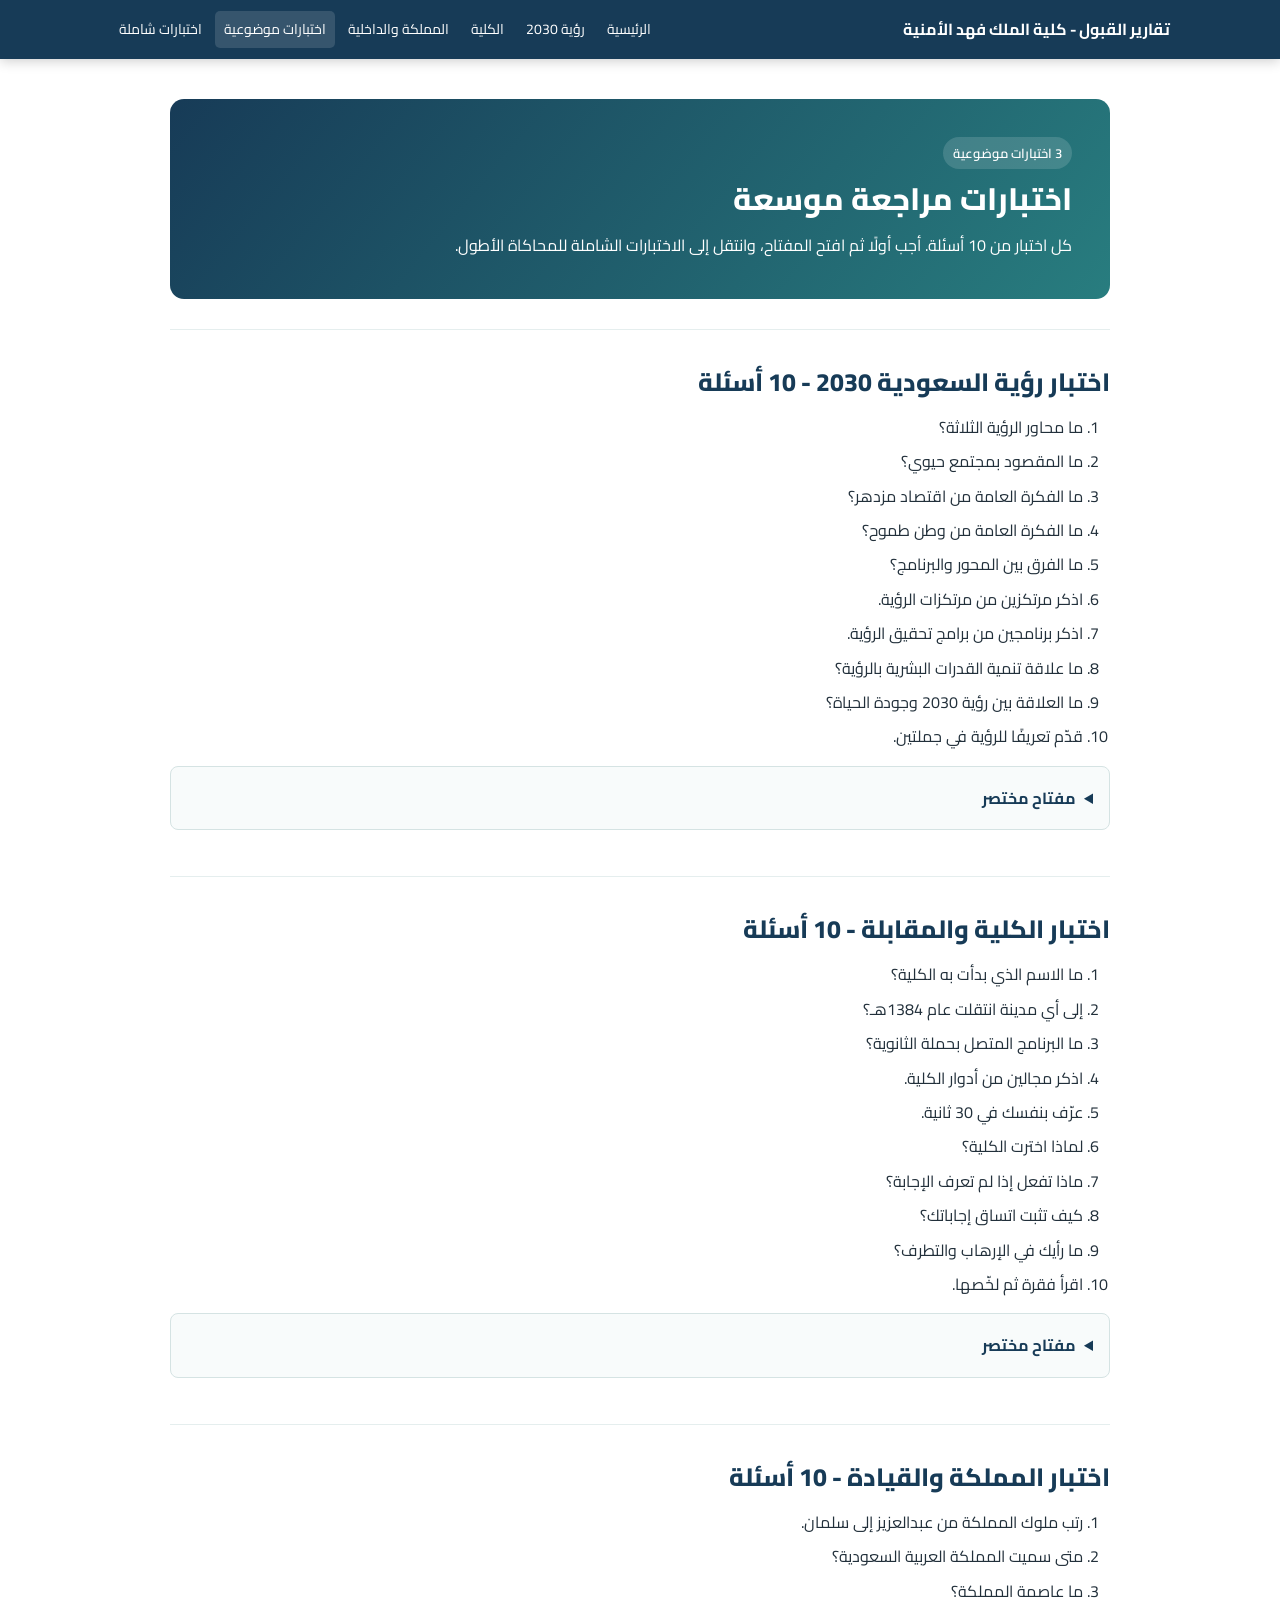
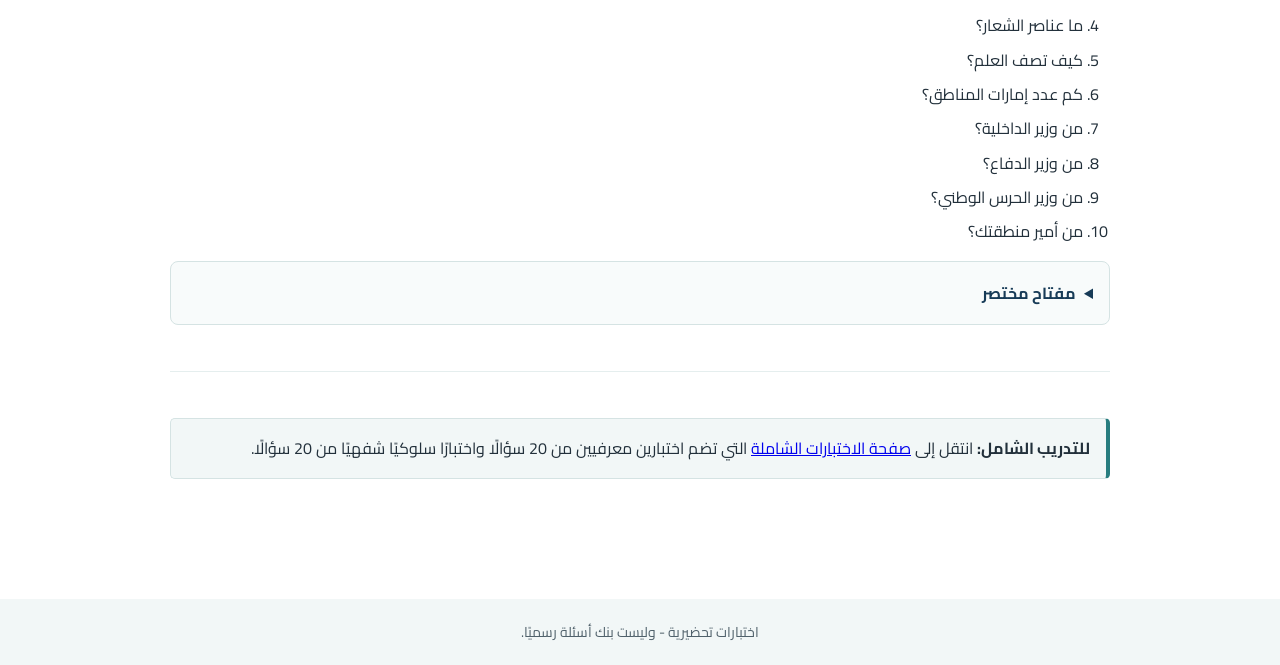
<file: quizzes.html>
<!doctype html><html lang="ar" dir="rtl"><head><meta charset="utf-8"><meta name="viewport" content="width=device-width,initial-scale=1"><title>الاختبارات الموضوعية</title><link rel="stylesheet" href="assets/site.css"></head><body><nav class="topnav"><div class="nav-inner"><div class="brand">تقارير القبول - كلية الملك فهد الأمنية</div><div class="links"><a href="index.html">الرئيسية</a><a href="vision-2030.html">رؤية 2030</a><a href="kfsc-profile.html">الكلية</a><a href="kingdom-and-interior.html">المملكة والداخلية</a><a class="active" href="quizzes.html">اختبارات موضوعية</a><a href="comprehensive-tests.html">اختبارات شاملة</a></div></div></nav><main class="wrap"><header class="hero"><span class="badge">3 اختبارات موضوعية</span><h1>اختبارات مراجعة موسعة</h1><p>كل اختبار من 10 أسئلة. أجب أولًا ثم افتح المفتاح، وانتقل إلى الاختبارات الشاملة للمحاكاة الأطول.</p></header>
<section class="section"><h2>اختبار رؤية السعودية 2030 - 10 أسئلة</h2><ol><li>ما محاور الرؤية الثلاثة؟</li><li>ما المقصود بمجتمع حيوي؟</li><li>ما الفكرة العامة من اقتصاد مزدهر؟</li><li>ما الفكرة العامة من وطن طموح؟</li><li>ما الفرق بين المحور والبرنامج؟</li><li>اذكر مرتكزين من مرتكزات الرؤية.</li><li>اذكر برنامجين من برامج تحقيق الرؤية.</li><li>ما علاقة تنمية القدرات البشرية بالرؤية؟</li><li>ما العلاقة بين رؤية 2030 وجودة الحياة؟</li><li>قدّم تعريفًا للرؤية في جملتين.</li></ol><details class="quiz"><summary>مفتاح مختصر</summary><div class="answer">1) مجتمع حيوي، اقتصاد مزدهر، وطن طموح. 2-4) راجع صفحة الرؤية. 5) المحاور إطار عام والبرامج أدوات تنفيذ. 6) العمق العربي والإسلامي، والقوة الاستثمارية، وموقع ربط القارات. 7) مثل التحول الوطني وتنمية القدرات البشرية. 8-10) مطلوب فهم المعنى لا حفظ نص.</div></details></section>
<section class="section"><h2>اختبار الكلية والمقابلة - 10 أسئلة</h2><ol><li>ما الاسم الذي بدأت به الكلية؟</li><li>إلى أي مدينة انتقلت عام 1384هـ؟</li><li>ما البرنامج المتصل بحملة الثانوية؟</li><li>اذكر مجالين من أدوار الكلية.</li><li>عرّف بنفسك في 30 ثانية.</li><li>لماذا اخترت الكلية؟</li><li>ماذا تفعل إذا لم تعرف الإجابة؟</li><li>كيف تثبت اتساق إجاباتك؟</li><li>ما رأيك في الإرهاب والتطرف؟</li><li>اقرأ فقرة ثم لخّصها.</li></ol><details class="quiz"><summary>مفتاح مختصر</summary><div class="answer">1) مدرسة الشرطة. 2) الرياض. 3) بكالوريوس العلوم الأمنية. 4) التعليم والتدريب والبحث/التأهيل الأمني. 5-10) قيّم الصدق والوضوح والاختصار والهدوء.</div></details></section>
<section class="section"><h2>اختبار المملكة والقيادة - 10 أسئلة</h2><ol><li>رتب ملوك المملكة من عبدالعزيز إلى سلمان.</li><li>متى سميت المملكة العربية السعودية؟</li><li>ما عاصمة المملكة؟</li><li>ما عناصر الشعار؟</li><li>كيف تصف العلم؟</li><li>كم عدد إمارات المناطق؟</li><li>من وزير الداخلية؟</li><li>من وزير الدفاع؟</li><li>من وزير الحرس الوطني؟</li><li>من أمير منطقتك؟</li></ol><details class="quiz"><summary>مفتاح مختصر</summary><div class="answer">1) عبدالعزيز، سعود، فيصل، خالد، فهد، عبدالله، سلمان. 2) 1932م. 3) الرياض. 4) سيفان متقاطعان ونخلة. 5) أخضر تتوسطه الشهادتان وتحته سيف ولا ينكس. 6) 13. 7-10) راجع صفحة المملكة والمصدر الرسمي القريب من الموعد.</div></details></section><section class="section"><div class="callout official"><b>للتدريب الشامل:</b> انتقل إلى <a href="comprehensive-tests.html">صفحة الاختبارات الشاملة</a> التي تضم اختبارين معرفيين من 20 سؤالًا واختبارًا سلوكيًا شفهيًا من 20 سؤالًا.</div></section></main><footer class="footer">اختبارات تحضيرية - وليست بنك أسئلة رسميًا.</footer></body></html>
</file>
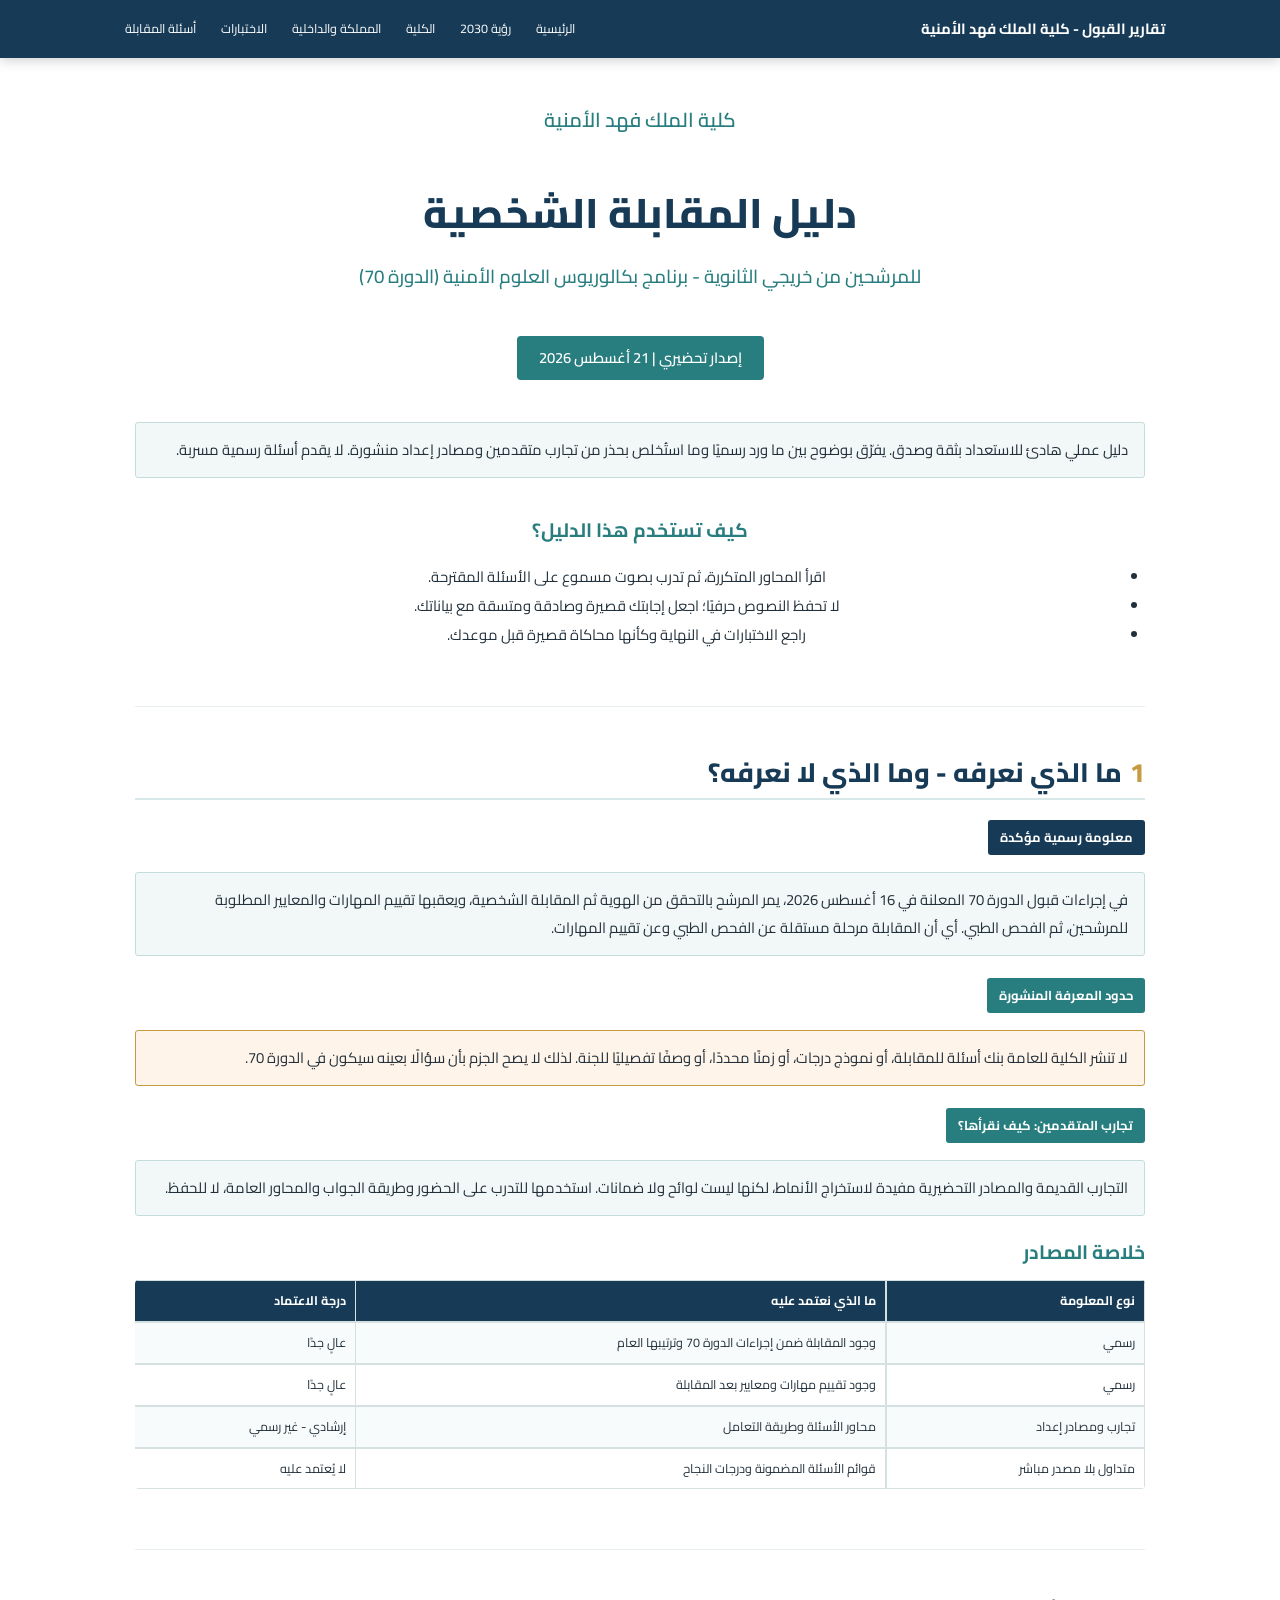
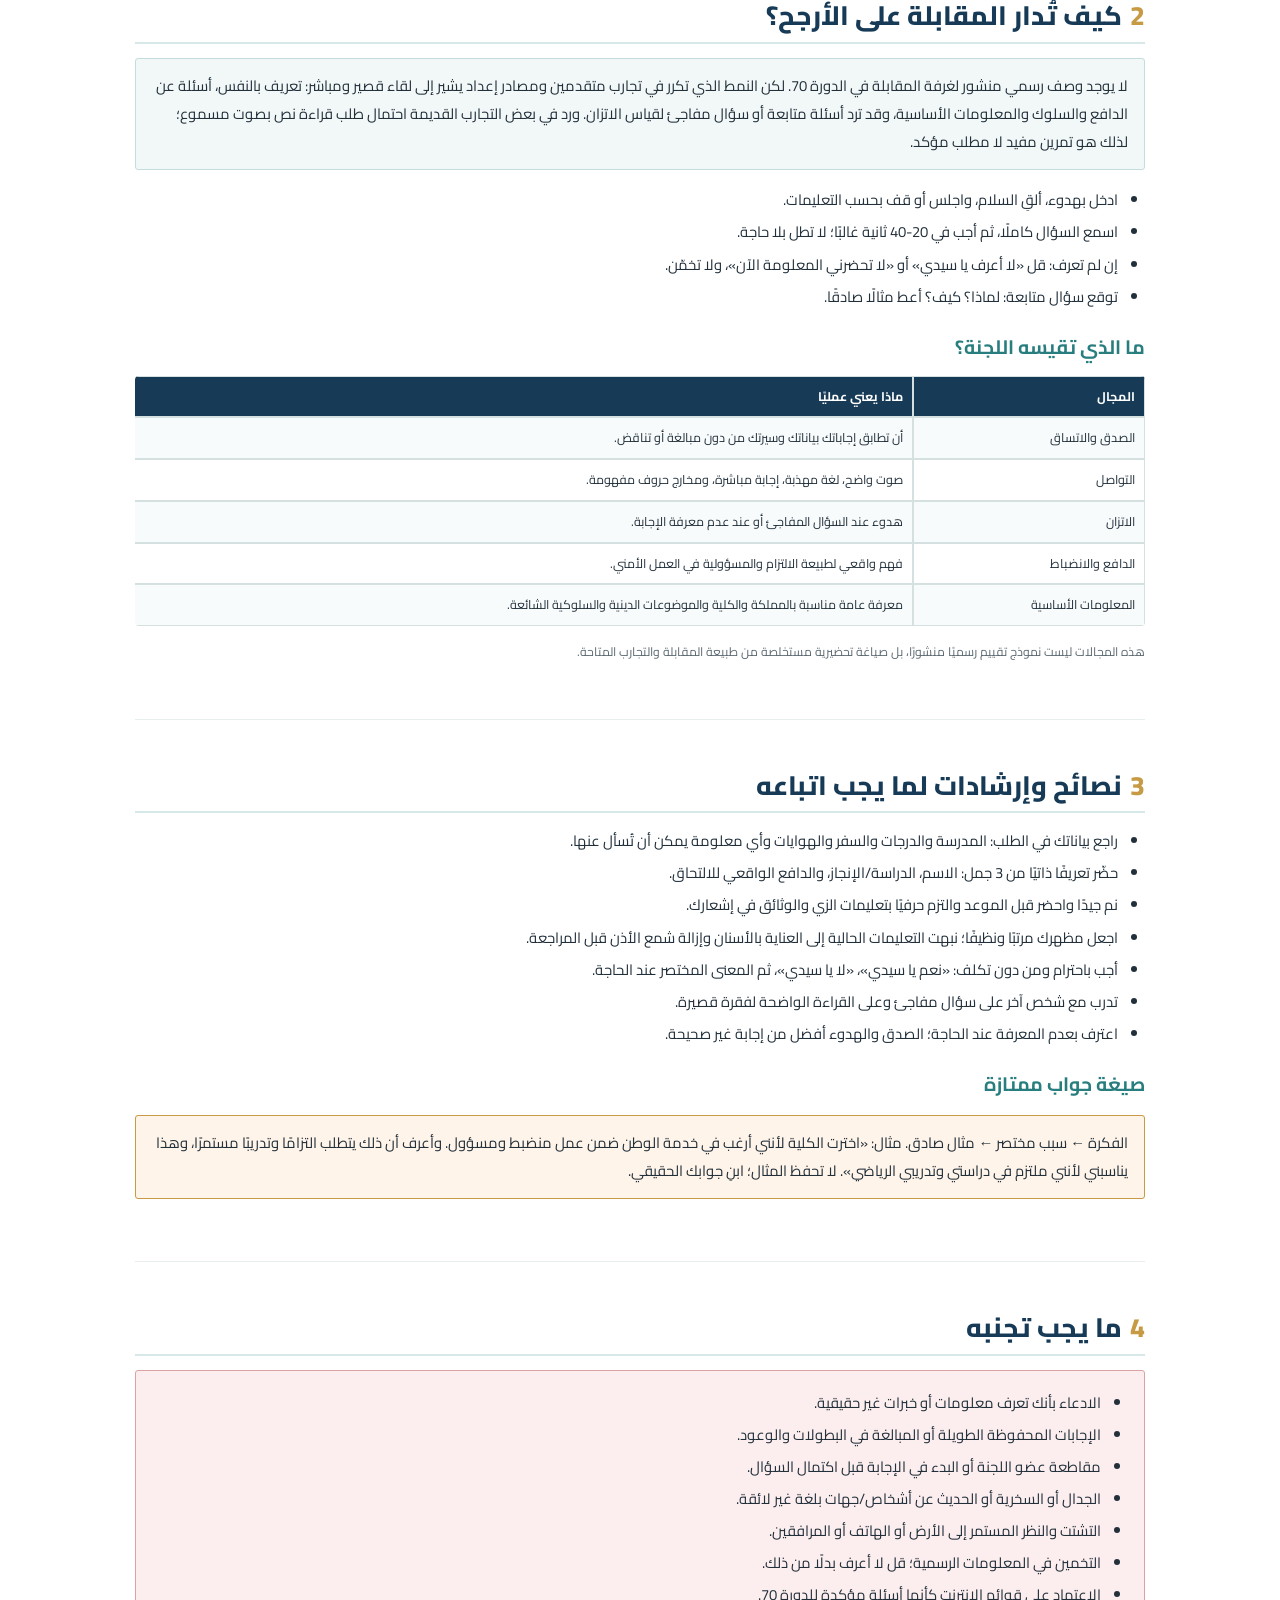
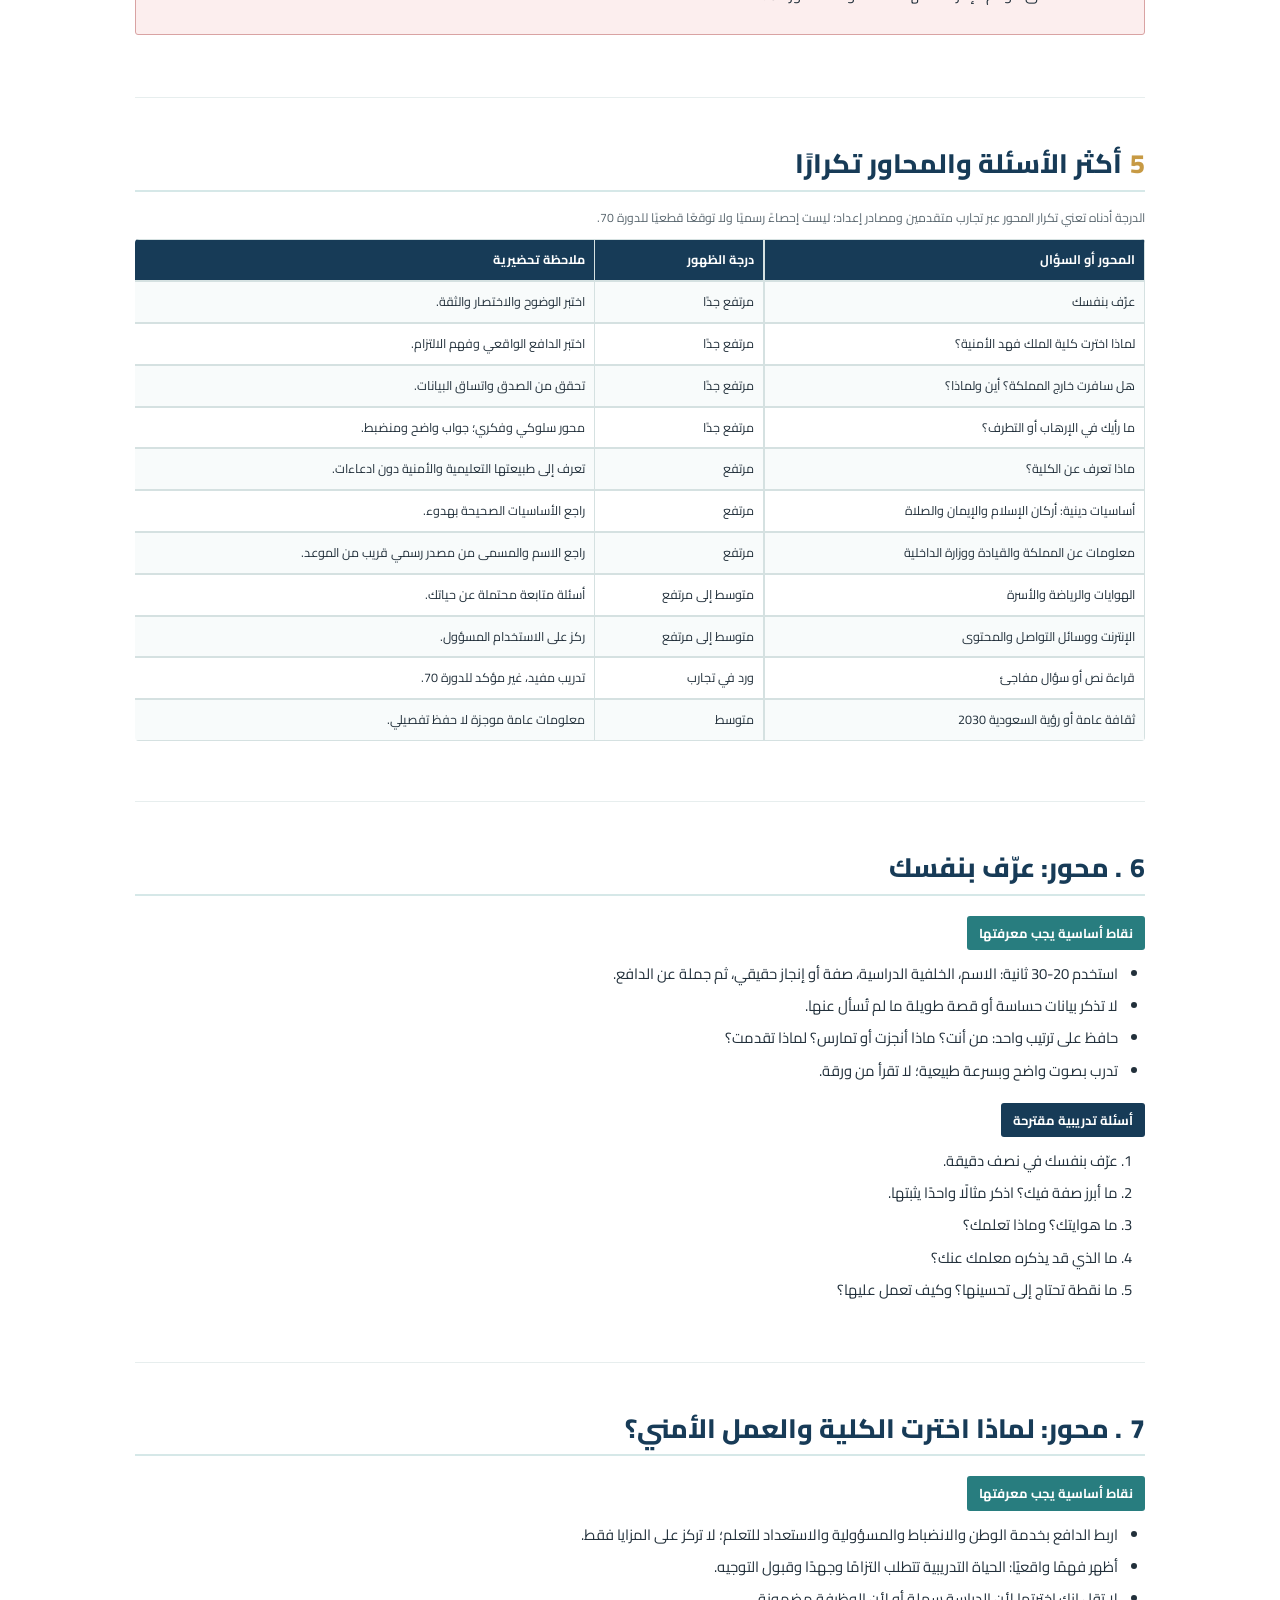
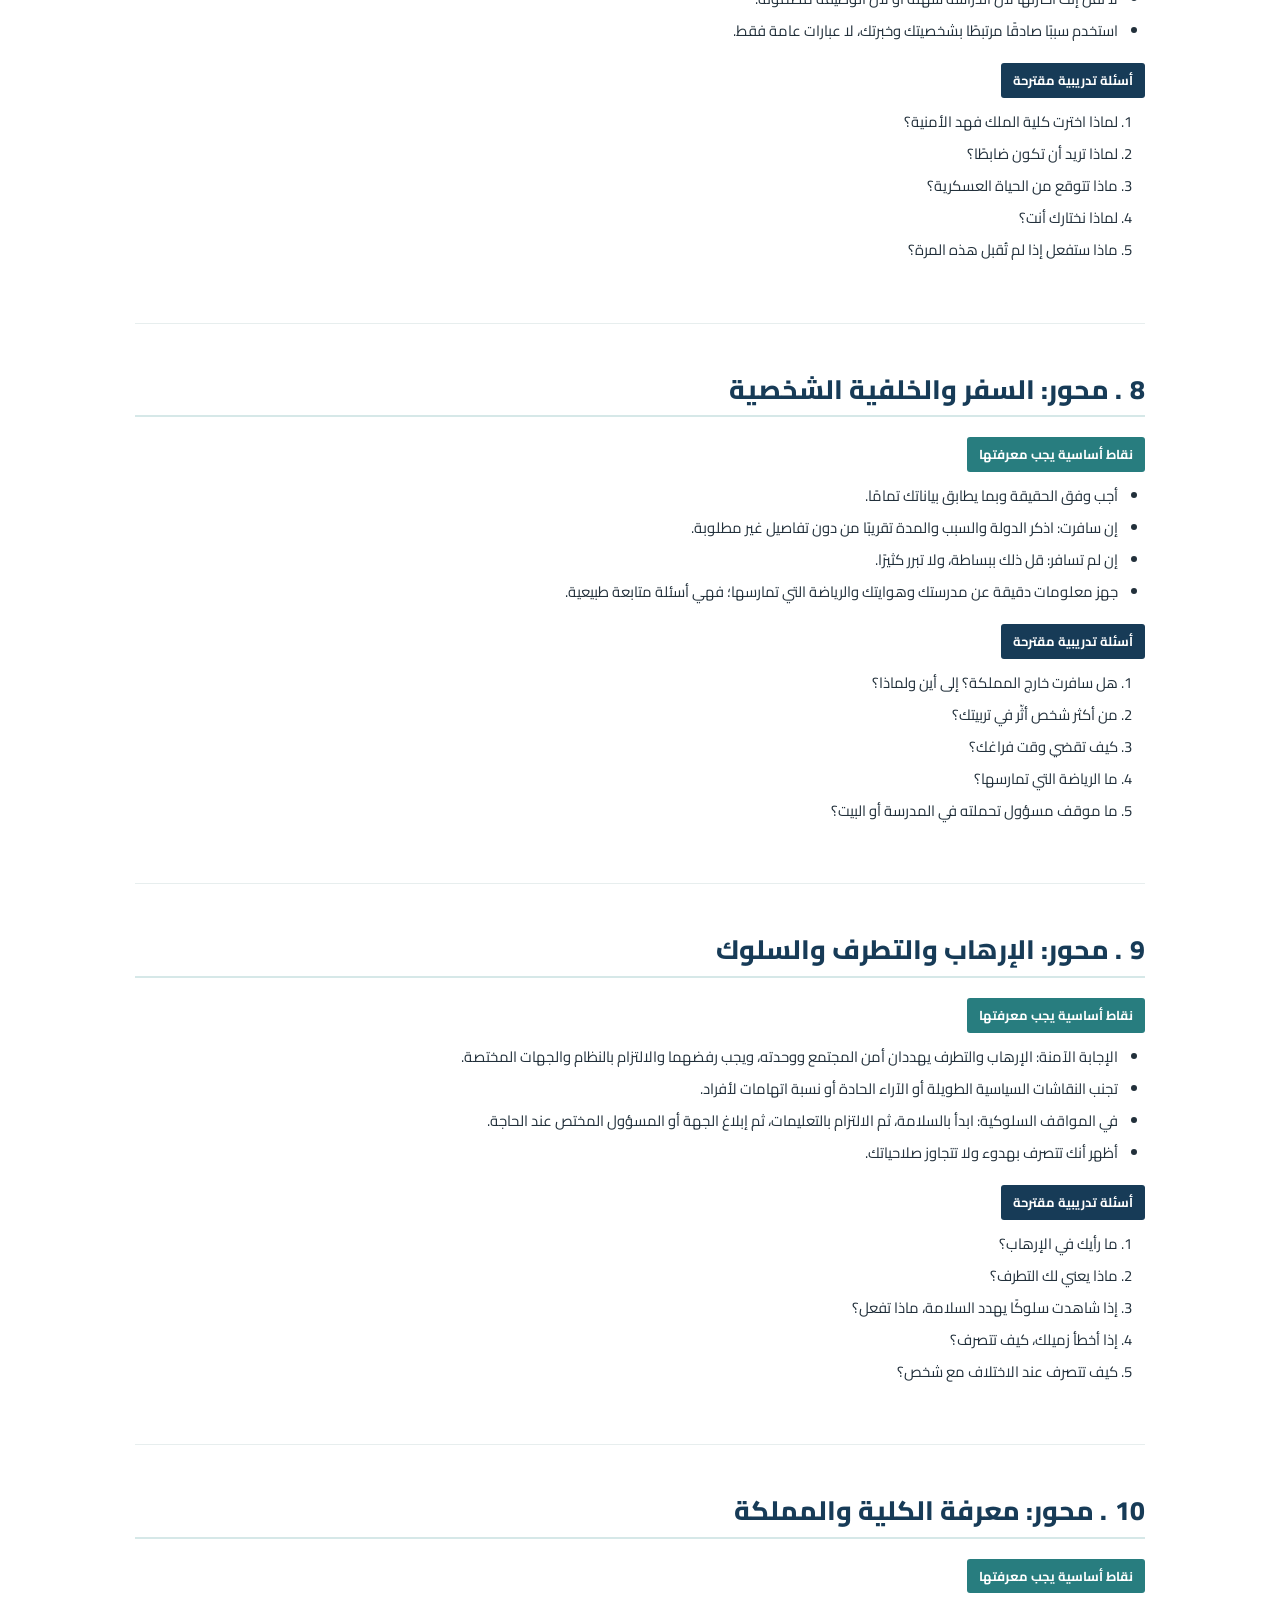
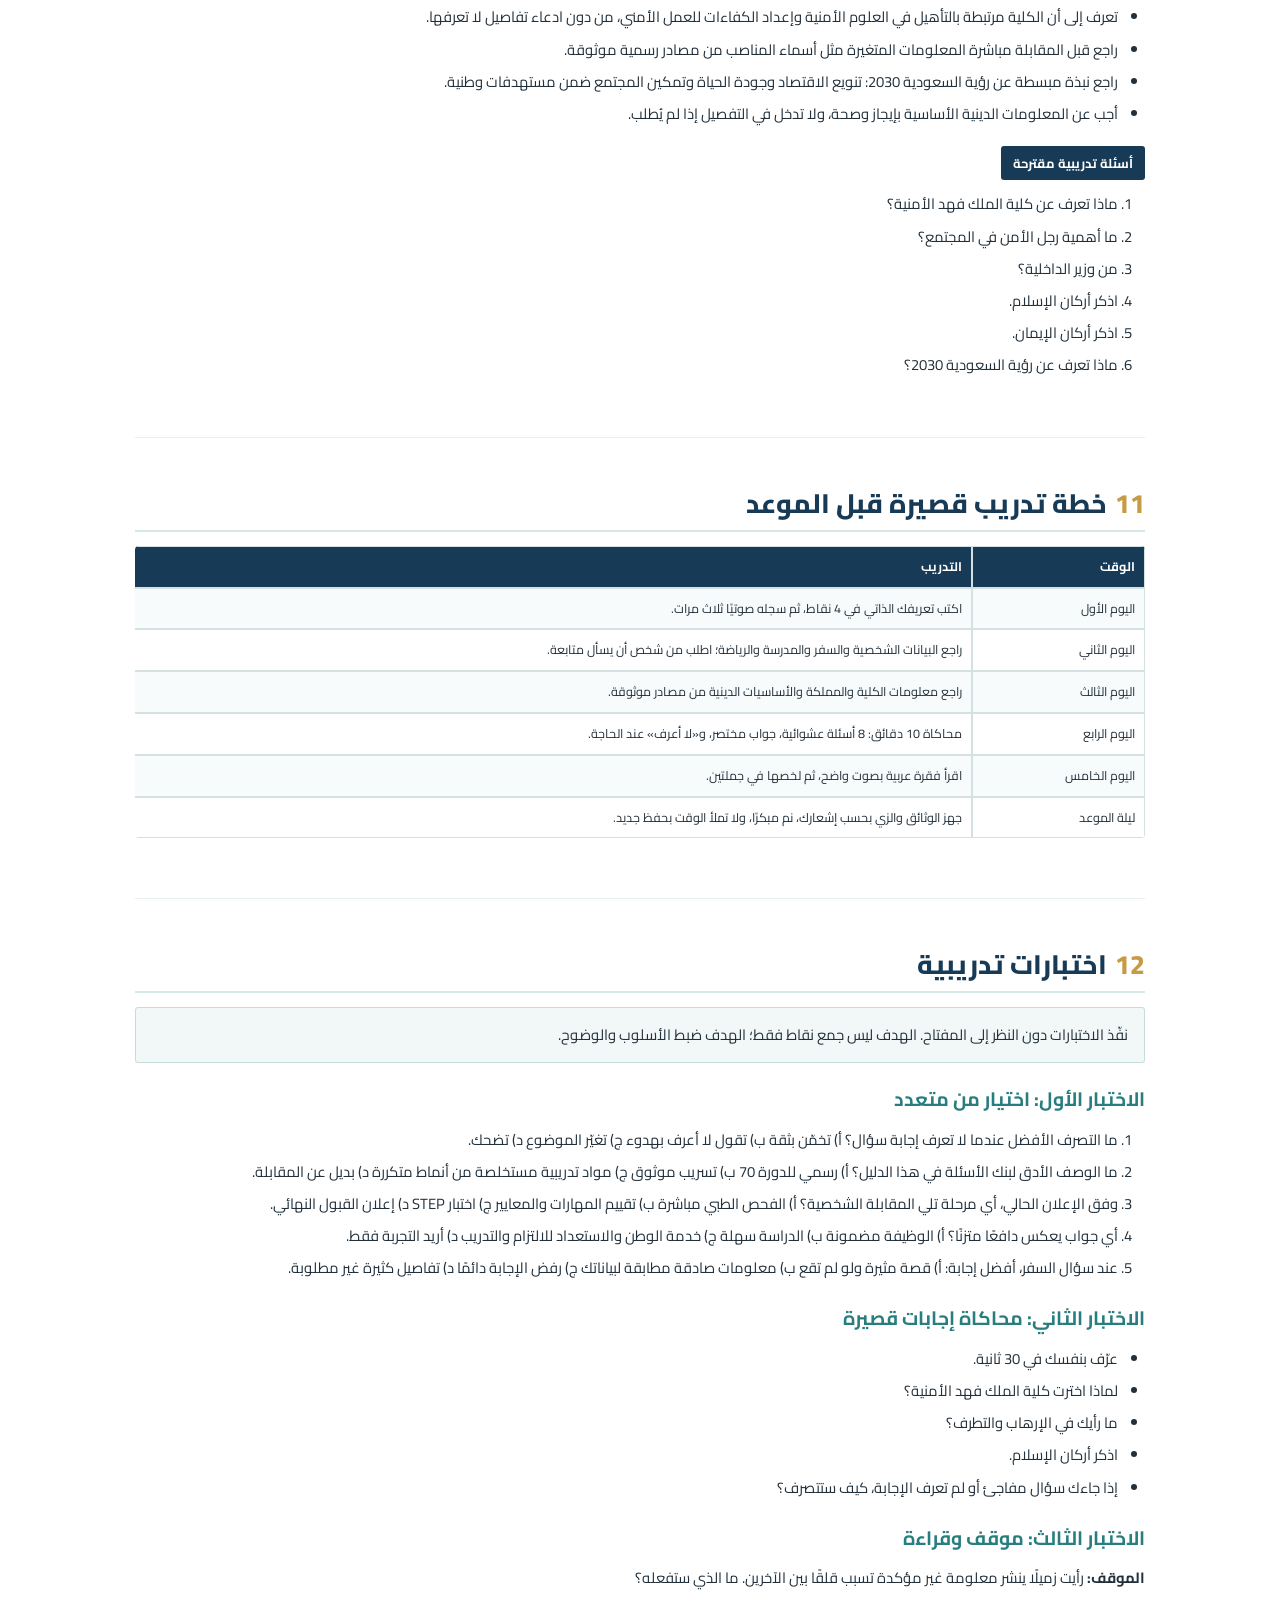
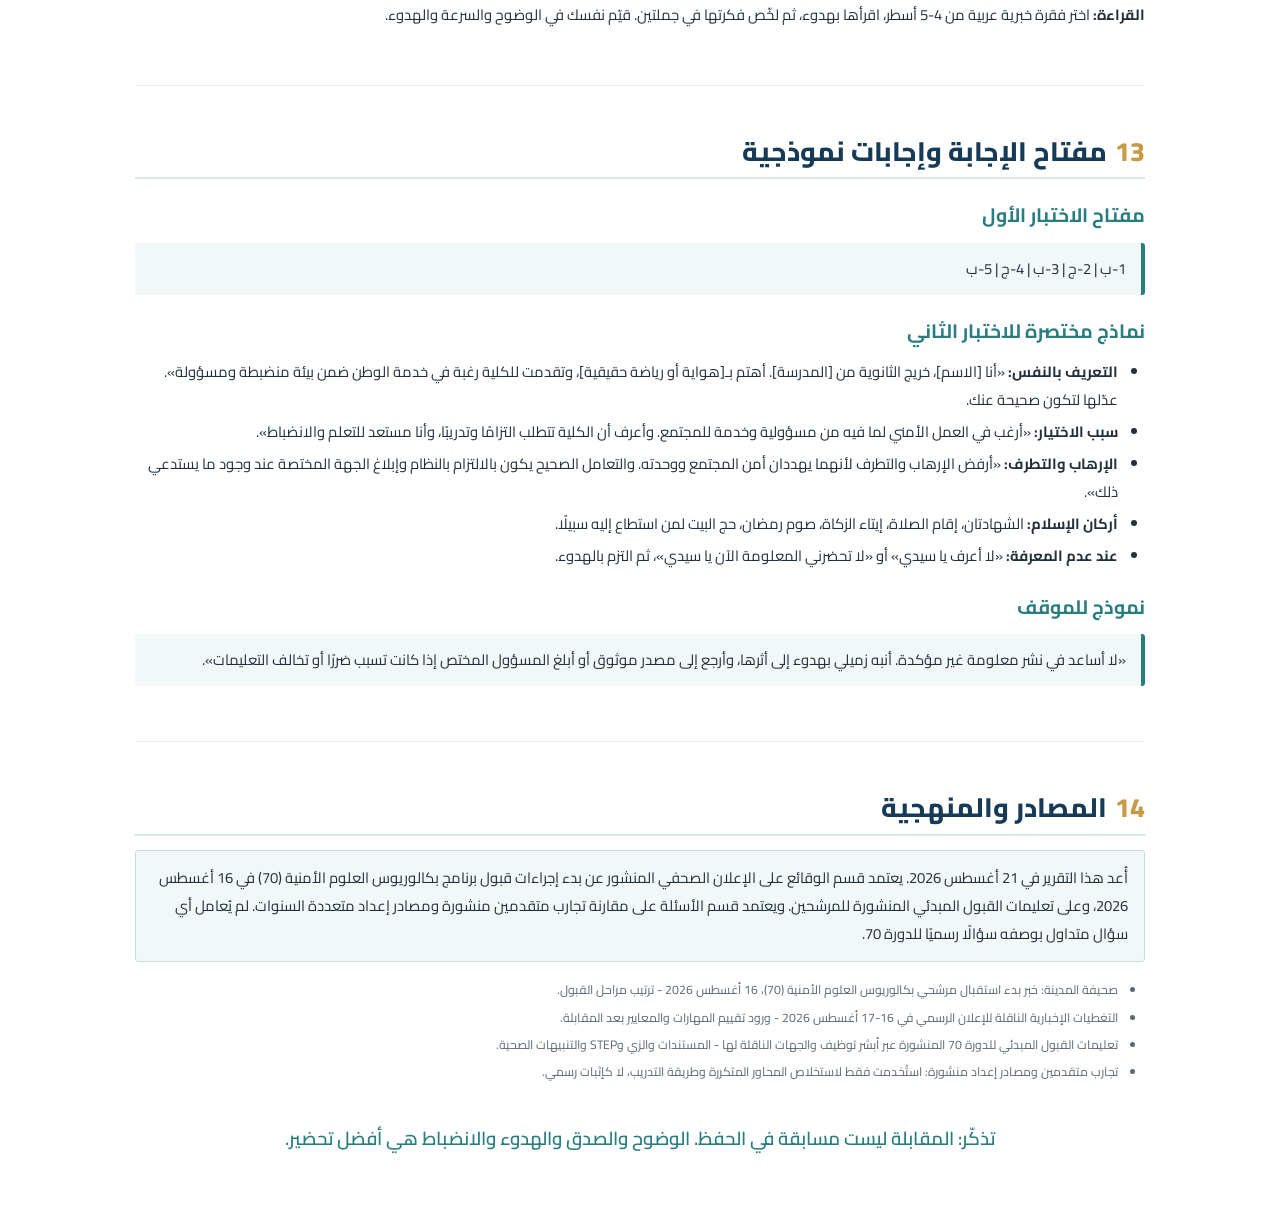
<file: report-01-personal-interview.html>
<!doctype html><html lang="ar" dir="rtl"><head><meta charset="utf-8"><meta name="viewport" content="width=device-width, initial-scale=1"><title>دليل المقابلة الشخصية</title><style>
@font-face{font-family:Cairo;src:url("assets/fonts/Cairo-Regular.ttf") format("truetype");font-weight:400;font-display:swap}@font-face{font-family:Cairo;src:url("assets/fonts/Cairo-Medium.ttf") format("truetype");font-weight:500;font-display:swap}@font-face{font-family:Cairo;src:url("assets/fonts/Cairo-SemiBold.ttf") format("truetype");font-weight:600;font-display:swap}@font-face{font-family:Cairo;src:url("assets/fonts/Cairo-Bold.ttf") format("truetype");font-weight:700;font-display:swap}@font-face{font-family:Cairo;src:url("assets/fonts/Cairo-ExtraBold.ttf") format("truetype");font-weight:800;font-display:swap}
@page { size:A4; margin:16mm 17mm 18mm; @bottom-right {content:"دليل تحضيري - المقابلة الشخصية | كلية الملك فهد الأمنية"; color:#62727a; font-size:8pt} @bottom-left {content:counter(page); color:#62727a; font-size:8pt} }
*{box-sizing:border-box} html{scroll-behavior:smooth} body{font-family:Cairo,"Tahoma",Arial,sans-serif; direction:rtl; color:#22303b; font-size:11.1pt; line-height:1.9; margin:0; background:#fff} .topnav{position:sticky;top:0;z-index:10;background:#173b57;color:#fff;display:flex;align-items:center;justify-content:space-between;padding:12px max(20px,calc((100% - 1050px)/2));box-shadow:0 2px 12px #0003}.brand{font-weight:700}.links{display:flex;gap:5px;flex-wrap:wrap}.links a{color:#fff;text-decoration:none;padding:5px 10px;border-radius:5px;font-size:9.4pt;transition:.2s}.links a:hover{background:#ffffff22}.wrap{max-width:1050px;margin:auto;padding:0 20px}.cover{min-height:72vh;display:flex;flex-direction:column;justify-content:center;text-align:center;padding:35px 0}.eyebrow{color:#287d7f;font-size:15pt;font-weight:600}.cover h1{font-size:31pt;font-weight:800;line-height:1.45;color:#173b57;border:0;text-align:center;margin:12mm 0 2mm}.cover h1 span{display:none}.sub{font-size:14pt;color:#287d7f;font-weight:500}.date{margin:11mm auto 8mm;background:#287d7f;color:#fff;padding:8px 22px;width:max-content;border-radius:4px;font-weight:600}.note,.callout{background:#f2f7f7;border:1px solid #c4dcdc;padding:13px 16px;margin:12px 0 16px;border-radius:3px}.warning{background:#fff4e9;border-color:#c79a44}.danger{background:#fceeee;border-color:#d9a3a3}.cover .note{text-align:right}section{padding:46px 0;border-top:1px solid #e7eeee;scroll-margin-top:66px}h1{color:#173b57;font-size:20pt;font-weight:800;line-height:1.45;border-bottom:2px solid #d6e8e8;padding-bottom:7px;margin:0 0 14px;text-align:right}h1 span{color:#c79a44;margin-left:8px}h2{font-size:14.5pt;font-weight:700;color:#287d7f;margin:18px 0 8px}h3{font-size:12.5pt;color:#173b57;margin:10px 0 3px}.tag{display:inline-block;background:#287d7f;color:#fff;padding:5px 12px;margin:6px 0 5px;font-size:9.7pt;font-weight:700;border-radius:3px}.navy{background:#173b57}p{margin:0 0 9px}ul,ol{margin:5px 0 12px;padding-right:27px;padding-left:0}li{margin:4px 0}table{width:100%;border-collapse:separate;border-spacing:0;margin:10px 0 14px;font-size:9.4pt;overflow:hidden;border-radius:4px}th{background:#173b57;color:#fff;font-weight:700}td,th{border:1px solid #d5e1e1;border-left:0;padding:8px 9px;text-align:right;vertical-align:top}td:first-child,th:first-child{border-left:1px solid #d5e1e1}tr:nth-child(even) td{background:#f8fbfb}.small{font-size:9.2pt;color:#5b6870}.answer{background:#f2f7f7;border-right:4px solid #287d7f;padding:12px 15px;margin:9px 0;border-radius:3px}.tight li{margin:1px 0}.footer{color:#287d7f;font-size:14pt;font-weight:600;text-align:center;margin-top:10mm}@media(max-width:700px){body{font-size:10.5pt;line-height:1.85}.topnav{padding:9px 12px}.brand{display:none}.links{justify-content:center}.links a{font-size:8.6pt;padding:4px 7px}.cover{padding:28px 0;min-height:62vh}.cover h1{font-size:24pt}h1{font-size:17.5pt}h2{font-size:13.5pt}table{font-size:8.4pt}td,th{padding:6px}.wrap{padding:0 14px}section{padding:32px 0}.note,.callout{padding:11px 12px}}
</style></head><body><nav class="topnav"><div class="brand">تقارير القبول - كلية الملك فهد الأمنية</div><div class="links"><a href="index.html">الرئيسية</a><a href="vision-2030.html">رؤية 2030</a><a href="kfsc-profile.html">الكلية</a><a href="kingdom-and-interior.html">المملكة والداخلية</a><a href="quizzes.html">الاختبارات</a><a href="#s5">أسئلة المقابلة</a></div></nav><main class="wrap"><div class="cover"><div class="eyebrow">كلية الملك فهد الأمنية</div><h1>دليل المقابلة الشخصية</h1><div class="sub">للمرشحين من خريجي الثانوية - برنامج بكالوريوس العلوم الأمنية (الدورة 70)</div><div class="date">إصدار تحضيري | 21 أغسطس 2026</div><div class="note">دليل عملي هادئ للاستعداد بثقة وصدق. يفرّق بوضوح بين ما ورد رسميًا وما استُخلص بحذر من تجارب متقدمين ومصادر إعداد منشورة. لا يقدم أسئلة رسمية مسربة.</div><h2>كيف تستخدم هذا الدليل؟</h2><ul class="tight"><li>اقرأ المحاور المتكررة، ثم تدرب بصوت مسموع على الأسئلة المقترحة.</li><li>لا تحفظ النصوص حرفيًا؛ اجعل إجابتك قصيرة وصادقة ومتسقة مع بياناتك.</li><li>راجع الاختبارات في النهاية وكأنها محاكاة قصيرة قبل موعدك.</li></ul></div><section id="s1"><h1><span>1</span>ما الذي نعرفه - وما الذي لا نعرفه؟</h1><div class="tag navy">معلومة رسمية مؤكدة</div><div class="callout">في إجراءات قبول الدورة 70 المعلنة في 16 أغسطس 2026، يمر المرشح بالتحقق من الهوية ثم المقابلة الشخصية، ويعقبها تقييم المهارات والمعايير المطلوبة للمرشحين، ثم الفحص الطبي. أي أن المقابلة مرحلة مستقلة عن الفحص الطبي وعن تقييم المهارات.</div><div class="tag">حدود المعرفة المنشورة</div><div class="callout warning">لا تنشر الكلية للعامة بنك أسئلة للمقابلة، أو نموذج درجات، أو زمنًا محددًا، أو وصفًا تفصيليًا للجنة. لذلك لا يصح الجزم بأن سؤالًا بعينه سيكون في الدورة 70.</div><div class="tag">تجارب المتقدمين: كيف نقرأها؟</div><div class="callout">التجارب القديمة والمصادر التحضيرية مفيدة لاستخراج الأنماط، لكنها ليست لوائح ولا ضمانات. استخدمها للتدرب على الحضور وطريقة الجواب والمحاور العامة، لا للحفظ.</div><h2>خلاصة المصادر</h2><table><tr><th>نوع المعلومة</th><th>ما الذي نعتمد عليه</th><th>درجة الاعتماد</th></tr><tr><td>رسمي</td><td>وجود المقابلة ضمن إجراءات الدورة 70 وترتيبها العام</td><td>عالٍ جدًا</td></tr><tr><td>رسمي</td><td>وجود تقييم مهارات ومعايير بعد المقابلة</td><td>عالٍ جدًا</td></tr><tr><td>تجارب ومصادر إعداد</td><td>محاور الأسئلة وطريقة التعامل</td><td>إرشادي - غير رسمي</td></tr><tr><td>متداول بلا مصدر مباشر</td><td>قوائم الأسئلة المضمونة ودرجات النجاح</td><td>لا يُعتمد عليه</td></tr></table></section><section><h1><span>2</span>كيف تُدار المقابلة على الأرجح؟</h1><div class="callout">لا يوجد وصف رسمي منشور لغرفة المقابلة في الدورة 70. لكن النمط الذي تكرر في تجارب متقدمين ومصادر إعداد يشير إلى لقاء قصير ومباشر: تعريف بالنفس، أسئلة عن الدافع والسلوك والمعلومات الأساسية، وقد ترد أسئلة متابعة أو سؤال مفاجئ لقياس الاتزان. ورد في بعض التجارب القديمة احتمال طلب قراءة نص بصوت مسموع؛ لذلك هو تمرين مفيد لا مطلب مؤكد.</div><ul><li>ادخل بهدوء، ألقِ السلام، واجلس أو قف بحسب التعليمات.</li><li>اسمع السؤال كاملًا، ثم أجب في 20-40 ثانية غالبًا؛ لا تطل بلا حاجة.</li><li>إن لم تعرف: قل «لا أعرف يا سيدي» أو «لا تحضرني المعلومة الآن»، ولا تخمّن.</li><li>توقع سؤال متابعة: لماذا؟ كيف؟ أعط مثالًا صادقًا.</li></ul><h2>ما الذي تقيسه اللجنة؟</h2><table><tr><th>المجال</th><th>ماذا يعني عمليًا</th></tr><tr><td>الصدق والاتساق</td><td>أن تطابق إجاباتك بياناتك وسيرتك من دون مبالغة أو تناقض.</td></tr><tr><td>التواصل</td><td>صوت واضح، لغة مهذبة، إجابة مباشرة، ومخارج حروف مفهومة.</td></tr><tr><td>الاتزان</td><td>هدوء عند السؤال المفاجئ أو عند عدم معرفة الإجابة.</td></tr><tr><td>الدافع والانضباط</td><td>فهم واقعي لطبيعة الالتزام والمسؤولية في العمل الأمني.</td></tr><tr><td>المعلومات الأساسية</td><td>معرفة عامة مناسبة بالمملكة والكلية والموضوعات الدينية والسلوكية الشائعة.</td></tr></table><p class="small">هذه المجالات ليست نموذج تقييم رسميًا منشورًا، بل صياغة تحضيرية مستخلصة من طبيعة المقابلة والتجارب المتاحة.</p></section><section id="s3"><h1><span>3</span>نصائح وإرشادات لما يجب اتباعه</h1><ul><li>راجع بياناتك في الطلب: المدرسة والدرجات والسفر والهوايات وأي معلومة يمكن أن تُسأل عنها.</li><li>حضّر تعريفًا ذاتيًا من 3 جمل: الاسم، الدراسة/الإنجاز، والدافع الواقعي للالتحاق.</li><li>نم جيدًا واحضر قبل الموعد والتزم حرفيًا بتعليمات الزي والوثائق في إشعارك.</li><li>اجعل مظهرك مرتبًا ونظيفًا؛ نبهت التعليمات الحالية إلى العناية بالأسنان وإزالة شمع الأذن قبل المراجعة.</li><li>أجب باحترام ومن دون تكلف: «نعم يا سيدي»، «لا يا سيدي»، ثم المعنى المختصر عند الحاجة.</li><li>تدرب مع شخص آخر على سؤال مفاجئ وعلى القراءة الواضحة لفقرة قصيرة.</li><li>اعترف بعدم المعرفة عند الحاجة؛ الصدق والهدوء أفضل من إجابة غير صحيحة.</li></ul><h2>صيغة جواب ممتازة</h2><div class="callout warning">الفكرة ← سبب مختصر ← مثال صادق. مثال: «اخترت الكلية لأنني أرغب في خدمة الوطن ضمن عمل منضبط ومسؤول. وأعرف أن ذلك يتطلب التزامًا وتدريبًا مستمرًا، وهذا يناسبني لأنني ملتزم في دراستي وتدريبي الرياضي». لا تحفظ المثال؛ ابنِ جوابك الحقيقي.</div></section><section><h1><span>4</span>ما يجب تجنبه</h1><div class="callout danger"><ul><li>الادعاء بأنك تعرف معلومات أو خبرات غير حقيقية.</li><li>الإجابات المحفوظة الطويلة أو المبالغة في البطولات والوعود.</li><li>مقاطعة عضو اللجنة أو البدء في الإجابة قبل اكتمال السؤال.</li><li>الجدال أو السخرية أو الحديث عن أشخاص/جهات بلغة غير لائقة.</li><li>التشتت والنظر المستمر إلى الأرض أو الهاتف أو المرافقين.</li><li>التخمين في المعلومات الرسمية؛ قل لا أعرف بدلًا من ذلك.</li><li>الاعتماد على قوائم الإنترنت كأنها أسئلة مؤكدة للدورة 70.</li></ul></div></section><section id="s5"><h1><span>5</span>أكثر الأسئلة والمحاور تكرارًا</h1><p class="small">الدرجة أدناه تعني تكرار المحور عبر تجارب متقدمين ومصادر إعداد؛ ليست إحصاءً رسميًا ولا توقعًا قطعيًا للدورة 70.</p><table><tr><th>المحور أو السؤال</th><th>درجة الظهور</th><th>ملاحظة تحضيرية</th></tr><tr><td>عرّف بنفسك</td><td>مرتفع جدًا</td><td>اختبر الوضوح والاختصار والثقة.</td></tr><tr><td>لماذا اخترت كلية الملك فهد الأمنية؟</td><td>مرتفع جدًا</td><td>اختبر الدافع الواقعي وفهم الالتزام.</td></tr><tr><td>هل سافرت خارج المملكة؟ أين ولماذا؟</td><td>مرتفع جدًا</td><td>تحقق من الصدق واتساق البيانات.</td></tr><tr><td>ما رأيك في الإرهاب أو التطرف؟</td><td>مرتفع جدًا</td><td>محور سلوكي وفكري؛ جواب واضح ومنضبط.</td></tr><tr><td>ماذا تعرف عن الكلية؟</td><td>مرتفع</td><td>تعرف إلى طبيعتها التعليمية والأمنية دون ادعاءات.</td></tr><tr><td>أساسيات دينية: أركان الإسلام والإيمان والصلاة</td><td>مرتفع</td><td>راجع الأساسيات الصحيحة بهدوء.</td></tr><tr><td>معلومات عن المملكة والقيادة ووزارة الداخلية</td><td>مرتفع</td><td>راجع الاسم والمسمى من مصدر رسمي قريب من الموعد.</td></tr><tr><td>الهوايات والرياضة والأسرة</td><td>متوسط إلى مرتفع</td><td>أسئلة متابعة محتملة عن حياتك.</td></tr><tr><td>الإنترنت ووسائل التواصل والمحتوى</td><td>متوسط إلى مرتفع</td><td>ركز على الاستخدام المسؤول.</td></tr><tr><td>قراءة نص أو سؤال مفاجئ</td><td>ورد في تجارب</td><td>تدريب مفيد، غير مؤكد للدورة 70.</td></tr><tr><td>ثقافة عامة أو رؤية السعودية 2030</td><td>متوسط</td><td>معلومات عامة موجزة لا حفظ تفصيلي.</td></tr></table></section><section><h1><span></span>6. محور: عرّف بنفسك</h1><div class="tag">نقاط أساسية يجب معرفتها</div><ul><li>استخدم 20-30 ثانية: الاسم، الخلفية الدراسية، صفة أو إنجاز حقيقي، ثم جملة عن الدافع.</li><li>لا تذكر بيانات حساسة أو قصة طويلة ما لم تُسأل عنها.</li><li>حافظ على ترتيب واحد: من أنت؟ ماذا أنجزت أو تمارس؟ لماذا تقدمت؟</li><li>تدرب بصوت واضح وبسرعة طبيعية؛ لا تقرأ من ورقة.</li></ul><div class="tag navy">أسئلة تدريبية مقترحة</div><ol><li>عرّف بنفسك في نصف دقيقة.</li><li>ما أبرز صفة فيك؟ اذكر مثالًا واحدًا يثبتها.</li><li>ما هوايتك؟ وماذا تعلمك؟</li><li>ما الذي قد يذكره معلمك عنك؟</li><li>ما نقطة تحتاج إلى تحسينها؟ وكيف تعمل عليها؟</li></ol></section><section><h1><span></span>7. محور: لماذا اخترت الكلية والعمل الأمني؟</h1><div class="tag">نقاط أساسية يجب معرفتها</div><ul><li>اربط الدافع بخدمة الوطن والانضباط والمسؤولية والاستعداد للتعلم؛ لا تركز على المزايا فقط.</li><li>أظهر فهمًا واقعيًا: الحياة التدريبية تتطلب التزامًا وجهدًا وقبول التوجيه.</li><li>لا تقل إنك اخترتها لأن الدراسة سهلة أو لأن الوظيفة مضمونة.</li><li>استخدم سببًا صادقًا مرتبطًا بشخصيتك وخبرتك، لا عبارات عامة فقط.</li></ul><div class="tag navy">أسئلة تدريبية مقترحة</div><ol><li>لماذا اخترت كلية الملك فهد الأمنية؟</li><li>لماذا تريد أن تكون ضابطًا؟</li><li>ماذا تتوقع من الحياة العسكرية؟</li><li>لماذا نختارك أنت؟</li><li>ماذا ستفعل إذا لم تُقبل هذه المرة؟</li></ol></section><section><h1><span></span>8. محور: السفر والخلفية الشخصية</h1><div class="tag">نقاط أساسية يجب معرفتها</div><ul><li>أجب وفق الحقيقة وبما يطابق بياناتك تمامًا.</li><li>إن سافرت: اذكر الدولة والسبب والمدة تقريبًا من دون تفاصيل غير مطلوبة.</li><li>إن لم تسافر: قل ذلك ببساطة، ولا تبرر كثيرًا.</li><li>جهز معلومات دقيقة عن مدرستك وهوايتك والرياضة التي تمارسها؛ فهي أسئلة متابعة طبيعية.</li></ul><div class="tag navy">أسئلة تدريبية مقترحة</div><ol><li>هل سافرت خارج المملكة؟ إلى أين ولماذا؟</li><li>من أكثر شخص أثّر في تربيتك؟</li><li>كيف تقضي وقت فراغك؟</li><li>ما الرياضة التي تمارسها؟</li><li>ما موقف مسؤول تحملته في المدرسة أو البيت؟</li></ol></section><section><h1><span></span>9. محور: الإرهاب والتطرف والسلوك</h1><div class="tag">نقاط أساسية يجب معرفتها</div><ul><li>الإجابة الآمنة: الإرهاب والتطرف يهددان أمن المجتمع ووحدته، ويجب رفضهما والالتزام بالنظام والجهات المختصة.</li><li>تجنب النقاشات السياسية الطويلة أو الآراء الحادة أو نسبة اتهامات لأفراد.</li><li>في المواقف السلوكية: ابدأ بالسلامة، ثم الالتزام بالتعليمات، ثم إبلاغ الجهة أو المسؤول المختص عند الحاجة.</li><li>أظهر أنك تتصرف بهدوء ولا تتجاوز صلاحياتك.</li></ul><div class="tag navy">أسئلة تدريبية مقترحة</div><ol><li>ما رأيك في الإرهاب؟</li><li>ماذا يعني لك التطرف؟</li><li>إذا شاهدت سلوكًا يهدد السلامة، ماذا تفعل؟</li><li>إذا أخطأ زميلك، كيف تتصرف؟</li><li>كيف تتصرف عند الاختلاف مع شخص؟</li></ol></section><section><h1><span></span>10. محور: معرفة الكلية والمملكة</h1><div class="tag">نقاط أساسية يجب معرفتها</div><ul><li>تعرف إلى أن الكلية مرتبطة بالتأهيل في العلوم الأمنية وإعداد الكفاءات للعمل الأمني، من دون ادعاء تفاصيل لا تعرفها.</li><li>راجع قبل المقابلة مباشرة المعلومات المتغيرة مثل أسماء المناصب من مصادر رسمية موثوقة.</li><li>راجع نبذة مبسطة عن رؤية السعودية 2030: تنويع الاقتصاد وجودة الحياة وتمكين المجتمع ضمن مستهدفات وطنية.</li><li>أجب عن المعلومات الدينية الأساسية بإيجاز وصحة، ولا تدخل في التفصيل إذا لم يُطلب.</li></ul><div class="tag navy">أسئلة تدريبية مقترحة</div><ol><li>ماذا تعرف عن كلية الملك فهد الأمنية؟</li><li>ما أهمية رجل الأمن في المجتمع؟</li><li>من وزير الداخلية؟</li><li>اذكر أركان الإسلام.</li><li>اذكر أركان الإيمان.</li><li>ماذا تعرف عن رؤية السعودية 2030؟</li></ol></section><section><h1><span>11</span>خطة تدريب قصيرة قبل الموعد</h1><table><tr><th>الوقت</th><th>التدريب</th></tr><tr><td>اليوم الأول</td><td>اكتب تعريفك الذاتي في 4 نقاط، ثم سجله صوتيًا ثلاث مرات.</td></tr><tr><td>اليوم الثاني</td><td>راجع البيانات الشخصية والسفر والمدرسة والرياضة؛ اطلب من شخص أن يسأل متابعة.</td></tr><tr><td>اليوم الثالث</td><td>راجع معلومات الكلية والمملكة والأساسيات الدينية من مصادر موثوقة.</td></tr><tr><td>اليوم الرابع</td><td>محاكاة 10 دقائق: 8 أسئلة عشوائية، جواب مختصر، و«لا أعرف» عند الحاجة.</td></tr><tr><td>اليوم الخامس</td><td>اقرأ فقرة عربية بصوت واضح، ثم لخصها في جملتين.</td></tr><tr><td>ليلة الموعد</td><td>جهز الوثائق والزي بحسب إشعارك، نم مبكرًا، ولا تملأ الوقت بحفظ جديد.</td></tr></table></section><section id="s12"><h1><span>12</span>اختبارات تدريبية</h1><div class="callout">نفّذ الاختبارات دون النظر إلى المفتاح. الهدف ليس جمع نقاط فقط؛ الهدف ضبط الأسلوب والوضوح.</div><h2>الاختبار الأول: اختيار من متعدد</h2><ol><li>ما التصرف الأفضل عندما لا تعرف إجابة سؤال؟ أ) تخمّن بثقة ب) تقول لا أعرف بهدوء ج) تغيّر الموضوع د) تضحك.</li><li>ما الوصف الأدق لبنك الأسئلة في هذا الدليل؟ أ) رسمي للدورة 70 ب) تسريب موثوق ج) مواد تدريبية مستخلصة من أنماط متكررة د) بديل عن المقابلة.</li><li>وفق الإعلان الحالي، أي مرحلة تلي المقابلة الشخصية؟ أ) الفحص الطبي مباشرة ب) تقييم المهارات والمعايير ج) اختبار STEP د) إعلان القبول النهائي.</li><li>أي جواب يعكس دافعًا متزنًا؟ أ) الوظيفة مضمونة ب) الدراسة سهلة ج) خدمة الوطن والاستعداد للالتزام والتدريب د) أريد التجربة فقط.</li><li>عند سؤال السفر، أفضل إجابة: أ) قصة مثيرة ولو لم تقع ب) معلومات صادقة مطابقة لبياناتك ج) رفض الإجابة دائمًا د) تفاصيل كثيرة غير مطلوبة.</li></ol><h2>الاختبار الثاني: محاكاة إجابات قصيرة</h2><ul><li>عرّف بنفسك في 30 ثانية.</li><li>لماذا اخترت كلية الملك فهد الأمنية؟</li><li>ما رأيك في الإرهاب والتطرف؟</li><li>اذكر أركان الإسلام.</li><li>إذا جاءك سؤال مفاجئ أو لم تعرف الإجابة، كيف ستتصرف؟</li></ul><h2>الاختبار الثالث: موقف وقراءة</h2><p><b>الموقف:</b> رأيت زميلًا ينشر معلومة غير مؤكدة تسبب قلقًا بين الآخرين. ما الذي ستفعله؟</p><p><b>القراءة:</b> اختر فقرة خبرية عربية من 4-5 أسطر، اقرأها بهدوء، ثم لخّص فكرتها في جملتين. قيّم نفسك في الوضوح والسرعة والهدوء.</p></section><section><h1><span>13</span>مفتاح الإجابة وإجابات نموذجية</h1><h2>مفتاح الاختبار الأول</h2><div class="answer">1-ب | 2-ج | 3-ب | 4-ج | 5-ب</div><h2>نماذج مختصرة للاختبار الثاني</h2><ul><li><b>التعريف بالنفس:</b> «أنا [الاسم]، خريج الثانوية من [المدرسة]. أهتم بـ[هواية أو رياضة حقيقية]، وتقدمت للكلية رغبة في خدمة الوطن ضمن بيئة منضبطة ومسؤولة». عدّلها لتكون صحيحة عنك.</li><li><b>سبب الاختيار:</b> «أرغب في العمل الأمني لما فيه من مسؤولية وخدمة للمجتمع. وأعرف أن الكلية تتطلب التزامًا وتدريبًا، وأنا مستعد للتعلم والانضباط».</li><li><b>الإرهاب والتطرف:</b> «أرفض الإرهاب والتطرف لأنهما يهددان أمن المجتمع ووحدته. والتعامل الصحيح يكون بالالتزام بالنظام وإبلاغ الجهة المختصة عند وجود ما يستدعي ذلك».</li><li><b>أركان الإسلام:</b> الشهادتان، إقام الصلاة، إيتاء الزكاة، صوم رمضان، حج البيت لمن استطاع إليه سبيلًا.</li><li><b>عند عدم المعرفة:</b> «لا أعرف يا سيدي» أو «لا تحضرني المعلومة الآن يا سيدي»، ثم التزم بالهدوء.</li></ul><h2>نموذج للموقف</h2><div class="answer">«لا أساعد في نشر معلومة غير مؤكدة. أنبه زميلي بهدوء إلى أثرها، وأرجع إلى مصدر موثوق أو أبلغ المسؤول المختص إذا كانت تسبب ضررًا أو تخالف التعليمات».</div></section><section id="s14"><h1><span>14</span>المصادر والمنهجية</h1><div class="callout">أُعد هذا التقرير في 21 أغسطس 2026. يعتمد قسم الوقائع على الإعلان الصحفي المنشور عن بدء إجراءات قبول برنامج بكالوريوس العلوم الأمنية (70) في 16 أغسطس 2026، وعلى تعليمات القبول المبدئي المنشورة للمرشحين. ويعتمد قسم الأسئلة على مقارنة تجارب متقدمين منشورة ومصادر إعداد متعددة السنوات. لم يُعامل أي سؤال متداول بوصفه سؤالًا رسميًا للدورة 70.</div><ul class="small"><li>صحيفة المدينة: خبر بدء استقبال مرشحي بكالوريوس العلوم الأمنية (70)، 16 أغسطس 2026 - ترتيب مراحل القبول.</li><li>التغطيات الإخبارية الناقلة للإعلان الرسمي في 16-17 أغسطس 2026 - ورود تقييم المهارات والمعايير بعد المقابلة.</li><li>تعليمات القبول المبدئي للدورة 70 المنشورة عبر أبشر توظيف والجهات الناقلة لها - المستندات والزي وSTEP والتنبيهات الصحية.</li><li>تجارب متقدمين ومصادر إعداد منشورة: استُخدمت فقط لاستخلاص المحاور المتكررة وطريقة التدريب، لا كإثبات رسمي.</li></ul><p class="footer">تذكّر: المقابلة ليست مسابقة في الحفظ. الوضوح والصدق والهدوء والانضباط هي أفضل تحضير.</p></section></main></body></html>
</file>
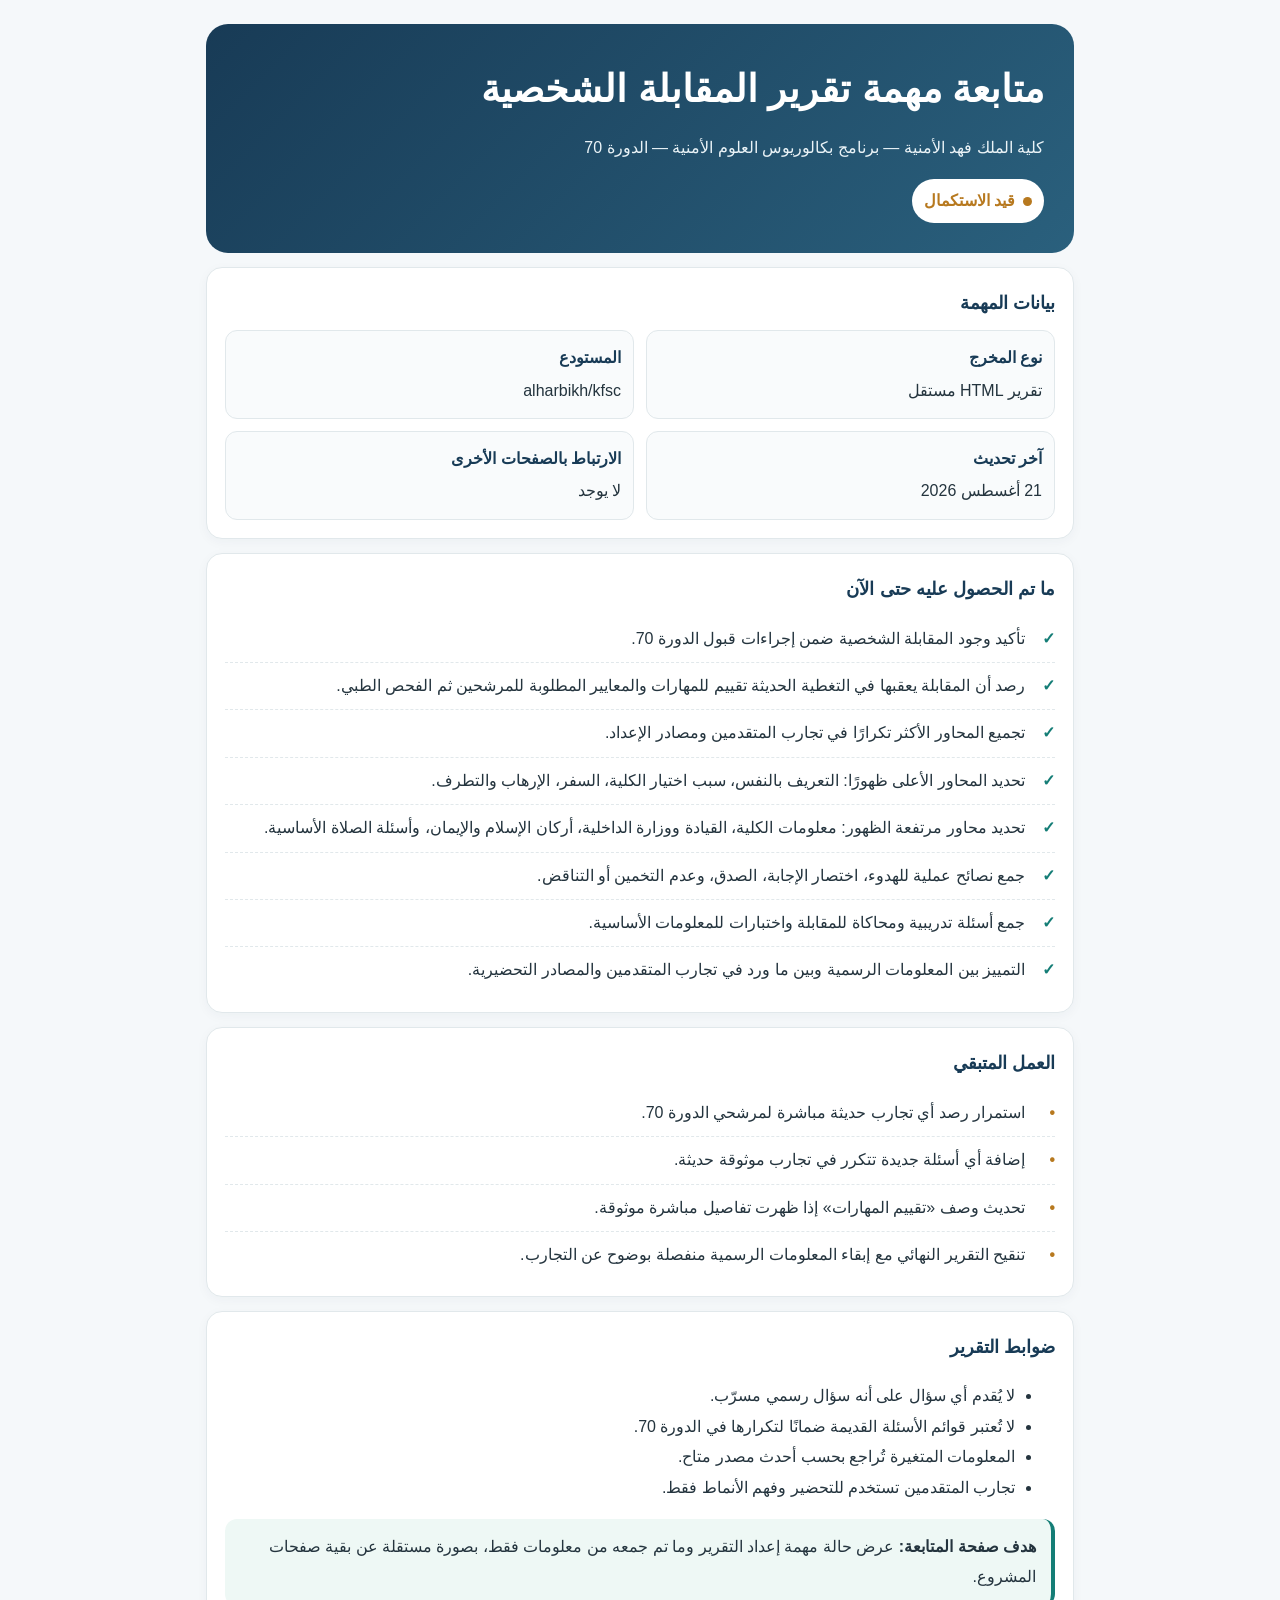
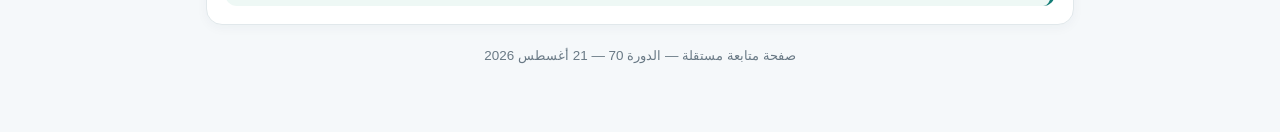
<file: task-personal-interview-report-status.html>
<!doctype html>
<html lang="ar" dir="rtl">
<head>
<meta charset="utf-8">
<meta name="viewport" content="width=device-width,initial-scale=1">
<title>متابعة مهمة تقرير المقابلة الشخصية — الدورة 70</title>
<style>
:root{--navy:#183B56;--teal:#147D76;--amber:#B7791F;--bg:#f5f8fa;--card:#fff;--line:#e1e8eb;--ink:#24343e;--muted:#697985}
*{box-sizing:border-box}body{margin:0;background:var(--bg);color:var(--ink);font-family:"Cairo","Tahoma",Arial,sans-serif;line-height:1.9}.wrap{max-width:900px;margin:auto;padding:24px 16px 50px}.hero{background:linear-gradient(135deg,var(--navy),#2a607d);color:#fff;border-radius:22px;padding:30px}.hero h1{margin:0 0 8px;font-size:clamp(1.6rem,4vw,2.35rem)}.hero p{margin:0;color:#eaf3f7}.status{display:inline-flex;align-items:center;gap:8px;margin-top:15px;background:#fff;color:var(--amber);padding:7px 12px;border-radius:999px;font-weight:800}.dot{width:9px;height:9px;background:var(--amber);border-radius:50%}.card{background:var(--card);border:1px solid var(--line);border-radius:16px;padding:18px;margin-top:14px;box-shadow:0 3px 12px rgba(30,50,65,.04)}h2{color:var(--navy);margin:0 0 9px;font-size:1.15rem}.grid{display:grid;grid-template-columns:repeat(2,minmax(0,1fr));gap:12px}.item{background:#f9fbfc;border:1px solid var(--line);border-radius:12px;padding:12px}.item b{display:block;color:var(--navy);margin-bottom:2px}.check{list-style:none;padding:0;margin:0}.check li{position:relative;padding:8px 30px 8px 0;border-bottom:1px dashed var(--line)}.check li:last-child{border-bottom:0}.check li:before{content:"✓";position:absolute;right:0;top:8px;color:var(--teal);font-weight:900}.pending li:before{content:"•";color:var(--amber)}.note{background:#eef8f5;border-right:4px solid var(--teal);border-radius:12px;padding:13px 15px;margin-top:14px}.small{color:var(--muted);font-size:.88rem}.footer{text-align:center;color:var(--muted);font-size:.84rem;margin-top:18px}@media(max-width:700px){.grid{grid-template-columns:1fr}.hero{padding:23px}}
</style>
</head>
<body>
<main class="wrap">
<header class="hero">
<h1>متابعة مهمة تقرير المقابلة الشخصية</h1>
<p>كلية الملك فهد الأمنية — برنامج بكالوريوس العلوم الأمنية — الدورة 70</p>
<div class="status"><span class="dot"></span>قيد الاستكمال</div>
</header>
<section class="card">
<h2>بيانات المهمة</h2>
<div class="grid">
<div class="item"><b>نوع المخرج</b>تقرير HTML مستقل</div>
<div class="item"><b>المستودع</b>alharbikh/kfsc</div>
<div class="item"><b>آخر تحديث</b>21 أغسطس 2026</div>
<div class="item"><b>الارتباط بالصفحات الأخرى</b>لا يوجد</div>
</div>
</section>
<section class="card">
<h2>ما تم الحصول عليه حتى الآن</h2>
<ul class="check">
<li>تأكيد وجود المقابلة الشخصية ضمن إجراءات قبول الدورة 70.</li>
<li>رصد أن المقابلة يعقبها في التغطية الحديثة تقييم للمهارات والمعايير المطلوبة للمرشحين ثم الفحص الطبي.</li>
<li>تجميع المحاور الأكثر تكرارًا في تجارب المتقدمين ومصادر الإعداد.</li>
<li>تحديد المحاور الأعلى ظهورًا: التعريف بالنفس، سبب اختيار الكلية، السفر، الإرهاب والتطرف.</li>
<li>تحديد محاور مرتفعة الظهور: معلومات الكلية، القيادة ووزارة الداخلية، أركان الإسلام والإيمان، وأسئلة الصلاة الأساسية.</li>
<li>جمع نصائح عملية للهدوء، اختصار الإجابة، الصدق، وعدم التخمين أو التناقض.</li>
<li>جمع أسئلة تدريبية ومحاكاة للمقابلة واختبارات للمعلومات الأساسية.</li>
<li>التمييز بين المعلومات الرسمية وبين ما ورد في تجارب المتقدمين والمصادر التحضيرية.</li>
</ul>
</section>
<section class="card">
<h2>العمل المتبقي</h2>
<ul class="check pending">
<li>استمرار رصد أي تجارب حديثة مباشرة لمرشحي الدورة 70.</li>
<li>إضافة أي أسئلة جديدة تتكرر في تجارب موثوقة حديثة.</li>
<li>تحديث وصف «تقييم المهارات» إذا ظهرت تفاصيل مباشرة موثوقة.</li>
<li>تنقيح التقرير النهائي مع إبقاء المعلومات الرسمية منفصلة بوضوح عن التجارب.</li>
</ul>
</section>
<section class="card">
<h2>ضوابط التقرير</h2>
<ul>
<li>لا يُقدم أي سؤال على أنه سؤال رسمي مسرّب.</li>
<li>لا تُعتبر قوائم الأسئلة القديمة ضمانًا لتكرارها في الدورة 70.</li>
<li>المعلومات المتغيرة تُراجع بحسب أحدث مصدر متاح.</li>
<li>تجارب المتقدمين تستخدم للتحضير وفهم الأنماط فقط.</li>
</ul>
<div class="note"><strong>هدف صفحة المتابعة:</strong> عرض حالة مهمة إعداد التقرير وما تم جمعه من معلومات فقط، بصورة مستقلة عن بقية صفحات المشروع.</div>
</section>
<p class="footer">صفحة متابعة مستقلة — الدورة 70 — 21 أغسطس 2026</p>
</main>
</body>
</html>
</file>
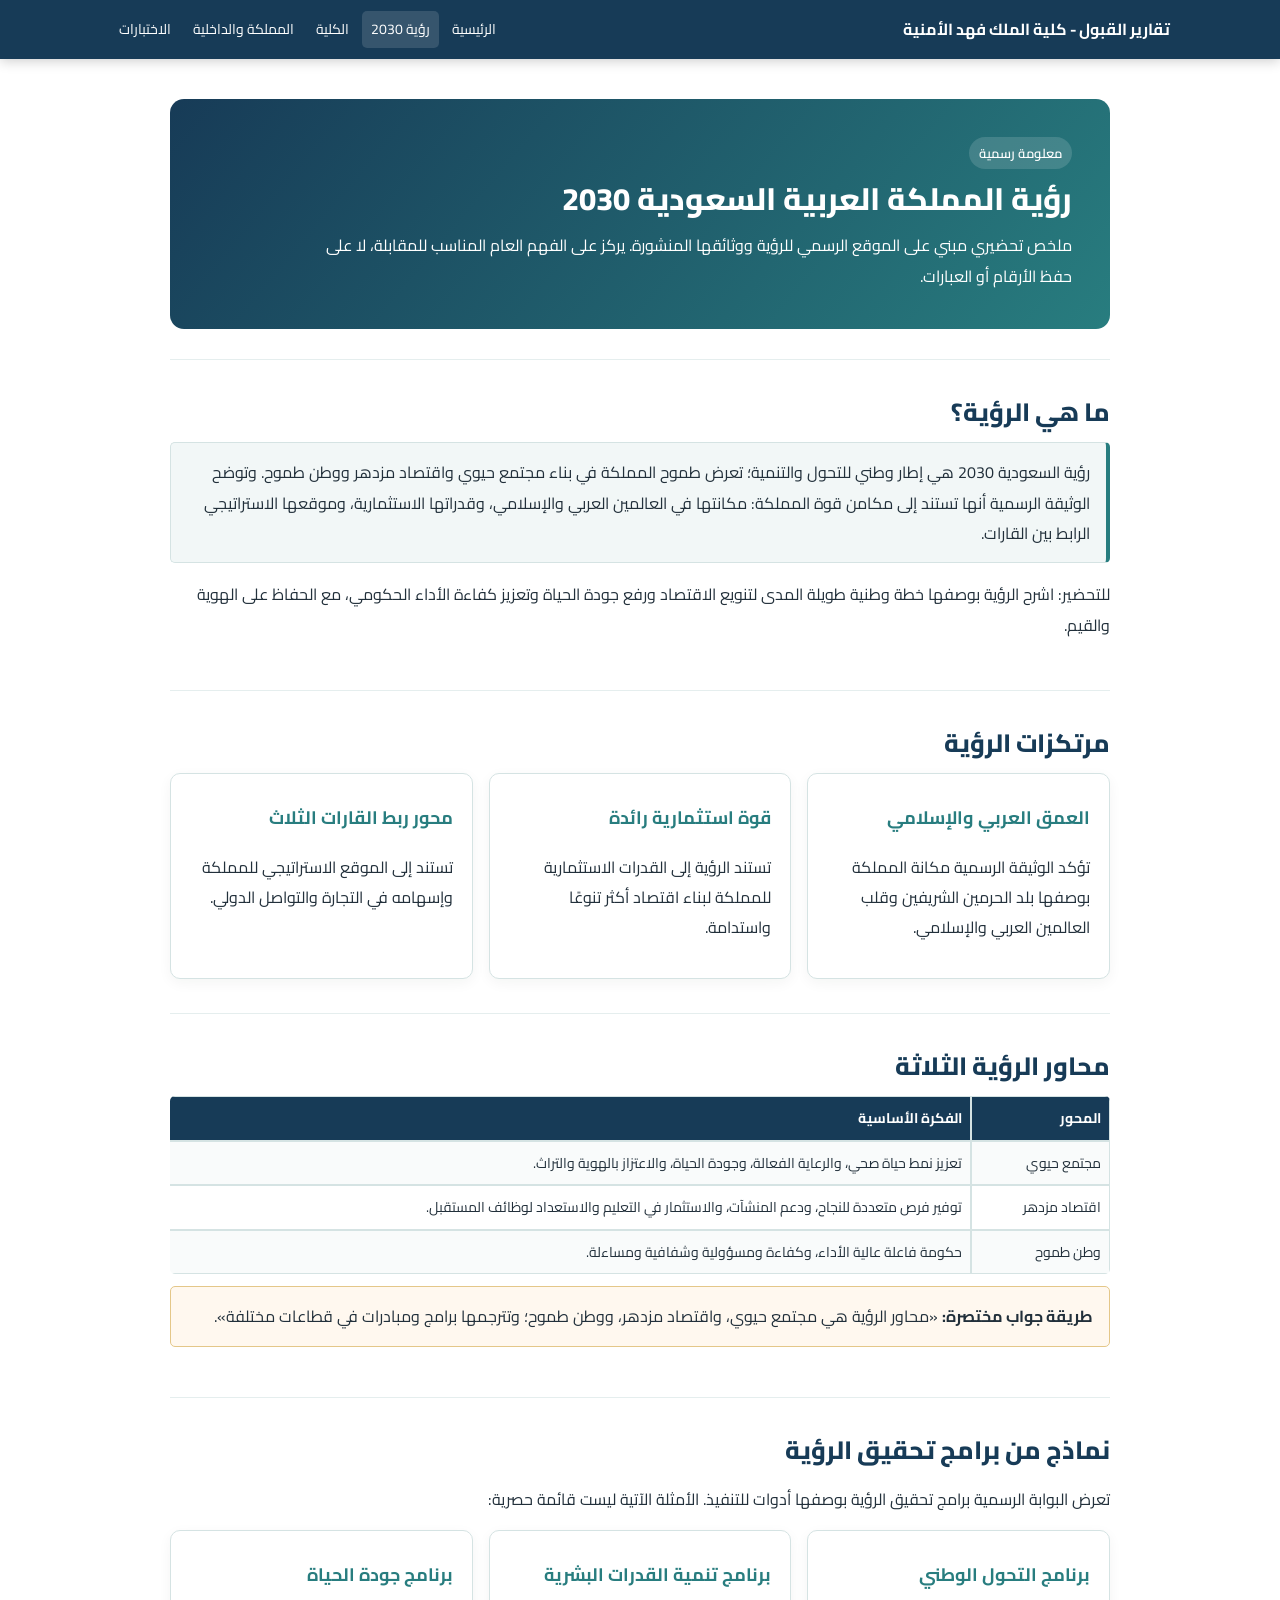
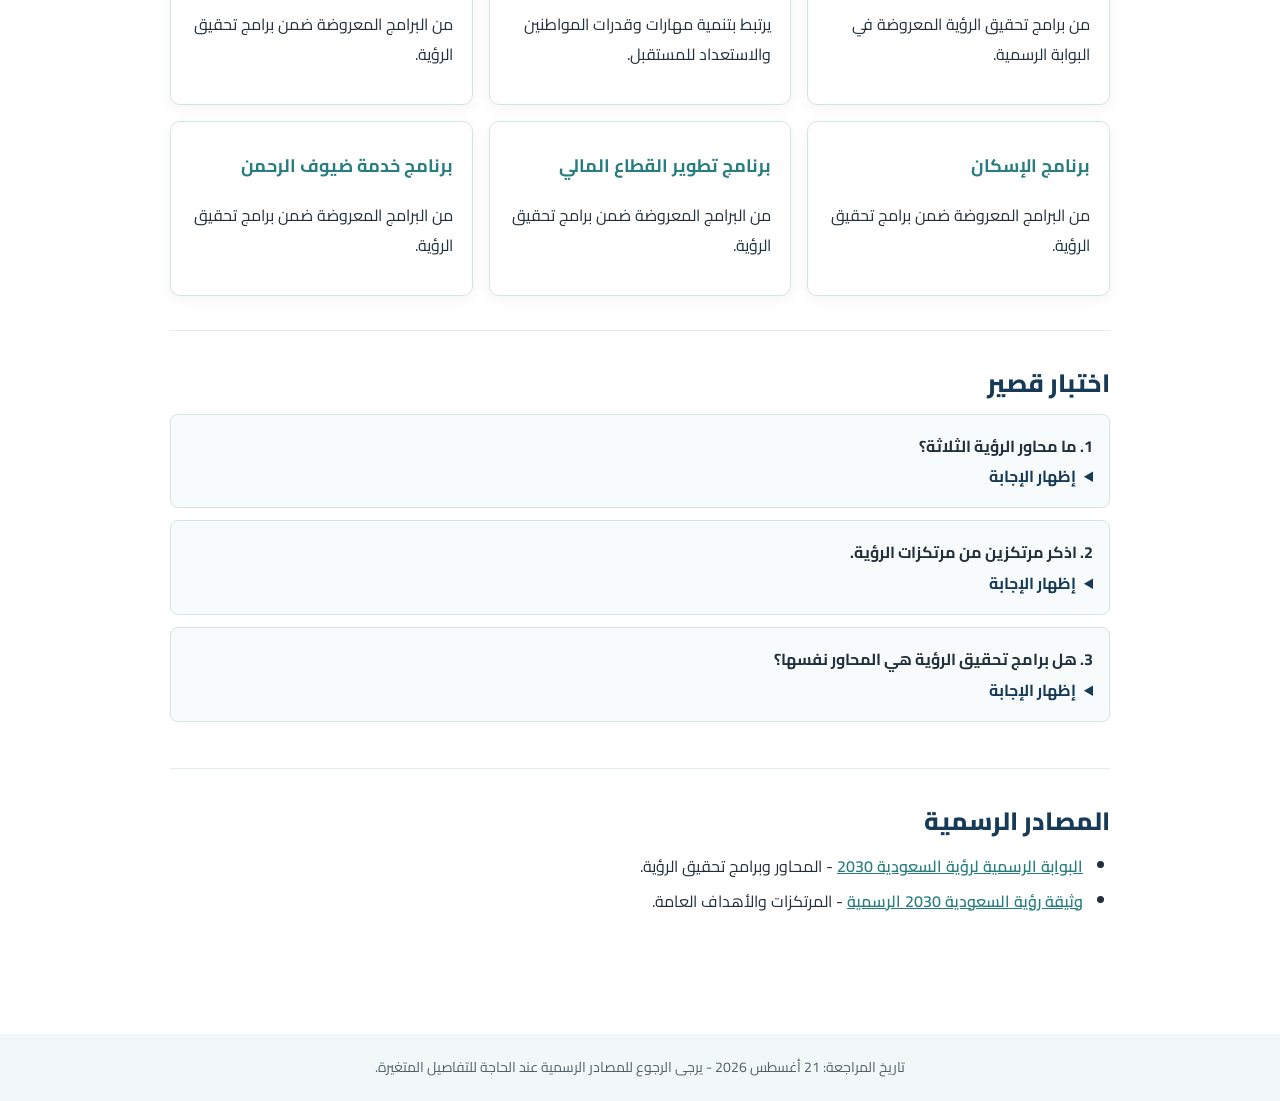
<file: vision-2030.html>
<!doctype html><html lang="ar" dir="rtl"><head><meta charset="utf-8"><meta name="viewport" content="width=device-width,initial-scale=1"><title>رؤية السعودية 2030</title><link rel="stylesheet" href="assets/site.css"></head><body>
<nav class="topnav"><div class="nav-inner"><div class="brand">تقارير القبول - كلية الملك فهد الأمنية</div><div class="links"><a href="index.html">الرئيسية</a><a class="active" href="vision-2030.html">رؤية 2030</a><a href="kfsc-profile.html">الكلية</a><a href="kingdom-and-interior.html">المملكة والداخلية</a><a href="quizzes.html">الاختبارات</a></div></div></nav>
<main class="wrap"><header class="hero"><span class="badge">معلومة رسمية</span><h1>رؤية المملكة العربية السعودية 2030</h1><p>ملخص تحضيري مبني على الموقع الرسمي للرؤية ووثائقها المنشورة. يركز على الفهم العام المناسب للمقابلة، لا على حفظ الأرقام أو العبارات.</p></header>
<section id="definition" class="section"><h2>ما هي الرؤية؟</h2><div class="callout official">رؤية السعودية 2030 هي إطار وطني للتحول والتنمية؛ تعرض طموح المملكة في بناء مجتمع حيوي واقتصاد مزدهر ووطن طموح. وتوضح الوثيقة الرسمية أنها تستند إلى مكامن قوة المملكة: مكانتها في العالمين العربي والإسلامي، وقدراتها الاستثمارية، وموقعها الاستراتيجي الرابط بين القارات.</div><p>للتحضير: اشرح الرؤية بوصفها خطة وطنية طويلة المدى لتنويع الاقتصاد ورفع جودة الحياة وتعزيز كفاءة الأداء الحكومي، مع الحفاظ على الهوية والقيم.</p></section>
<section id="pillars" class="section"><h2>مرتكزات الرؤية</h2><div class="grid"><article class="card"><h3>العمق العربي والإسلامي</h3><p>تؤكد الوثيقة الرسمية مكانة المملكة بوصفها بلد الحرمين الشريفين وقلب العالمين العربي والإسلامي.</p></article><article class="card"><h3>قوة استثمارية رائدة</h3><p>تستند الرؤية إلى القدرات الاستثمارية للمملكة لبناء اقتصاد أكثر تنوعًا واستدامة.</p></article><article class="card"><h3>محور ربط القارات الثلاث</h3><p>تستند إلى الموقع الاستراتيجي للمملكة وإسهامه في التجارة والتواصل الدولي.</p></article></div></section>
<section id="pillars-vision" class="section"><h2>محاور الرؤية الثلاثة</h2><table><tr><th>المحور</th><th>الفكرة الأساسية</th></tr><tr><td>مجتمع حيوي</td><td>تعزيز نمط حياة صحي، والرعاية الفعالة، وجودة الحياة، والاعتزاز بالهوية والتراث.</td></tr><tr><td>اقتصاد مزدهر</td><td>توفير فرص متعددة للنجاح، ودعم المنشآت، والاستثمار في التعليم والاستعداد لوظائف المستقبل.</td></tr><tr><td>وطن طموح</td><td>حكومة فاعلة عالية الأداء، وكفاءة ومسؤولية وشفافية ومساءلة.</td></tr></table><div class="callout warn"><b>طريقة جواب مختصرة:</b> «محاور الرؤية هي مجتمع حيوي، واقتصاد مزدهر، ووطن طموح؛ وتترجمها برامج ومبادرات في قطاعات مختلفة».</div></section>
<section id="programs" class="section"><h2>نماذج من برامج تحقيق الرؤية</h2><p>تعرض البوابة الرسمية برامج تحقيق الرؤية بوصفها أدوات للتنفيذ. الأمثلة الآتية ليست قائمة حصرية:</p><div class="grid"><article class="card"><h3>برنامج التحول الوطني</h3><p>من برامج تحقيق الرؤية المعروضة في البوابة الرسمية.</p></article><article class="card"><h3>برنامج تنمية القدرات البشرية</h3><p>يرتبط بتنمية مهارات وقدرات المواطنين والاستعداد للمستقبل.</p></article><article class="card"><h3>برنامج جودة الحياة</h3><p>من البرامج المعروضة ضمن برامج تحقيق الرؤية.</p></article><article class="card"><h3>برنامج الإسكان</h3><p>من البرامج المعروضة ضمن برامج تحقيق الرؤية.</p></article><article class="card"><h3>برنامج تطوير القطاع المالي</h3><p>من البرامج المعروضة ضمن برامج تحقيق الرؤية.</p></article><article class="card"><h3>برنامج خدمة ضيوف الرحمن</h3><p>من البرامج المعروضة ضمن برامج تحقيق الرؤية.</p></article></div></section>
<section id="quiz" class="section"><h2>اختبار قصير</h2><div class="quiz"><b>1. ما محاور الرؤية الثلاثة؟</b><details><summary>إظهار الإجابة</summary><div class="answer">مجتمع حيوي، اقتصاد مزدهر، وطن طموح.</div></details></div><div class="quiz"><b>2. اذكر مرتكزين من مرتكزات الرؤية.</b><details><summary>إظهار الإجابة</summary><div class="answer">العمق العربي والإسلامي، قوة استثمارية رائدة، ومحور ربط القارات الثلاث.</div></details></div><div class="quiz"><b>3. هل برامج تحقيق الرؤية هي المحاور نفسها؟</b><details><summary>إظهار الإجابة</summary><div class="answer">لا. المحاور هي الإطار العام، بينما البرامج أدوات تنفيذية لتحقيق مستهدفات الرؤية.</div></details></div></section>
<section id="sources" class="section sources"><h2>المصادر الرسمية</h2><ul><li><a href="https://www.vision2030.gov.sa/ar/" target="_blank" rel="noopener">البوابة الرسمية لرؤية السعودية 2030</a> - المحاور وبرامج تحقيق الرؤية.</li><li><a href="https://www.vision2030.gov.sa/media/5ptbkbxn/saudi_vision2030_ar.pdf" target="_blank" rel="noopener">وثيقة رؤية السعودية 2030 الرسمية</a> - المرتكزات والأهداف العامة.</li></ul></section></main><footer class="footer">تاريخ المراجعة: 21 أغسطس 2026 - يرجى الرجوع للمصادر الرسمية عند الحاجة للتفاصيل المتغيرة.</footer></body></html>
</file>
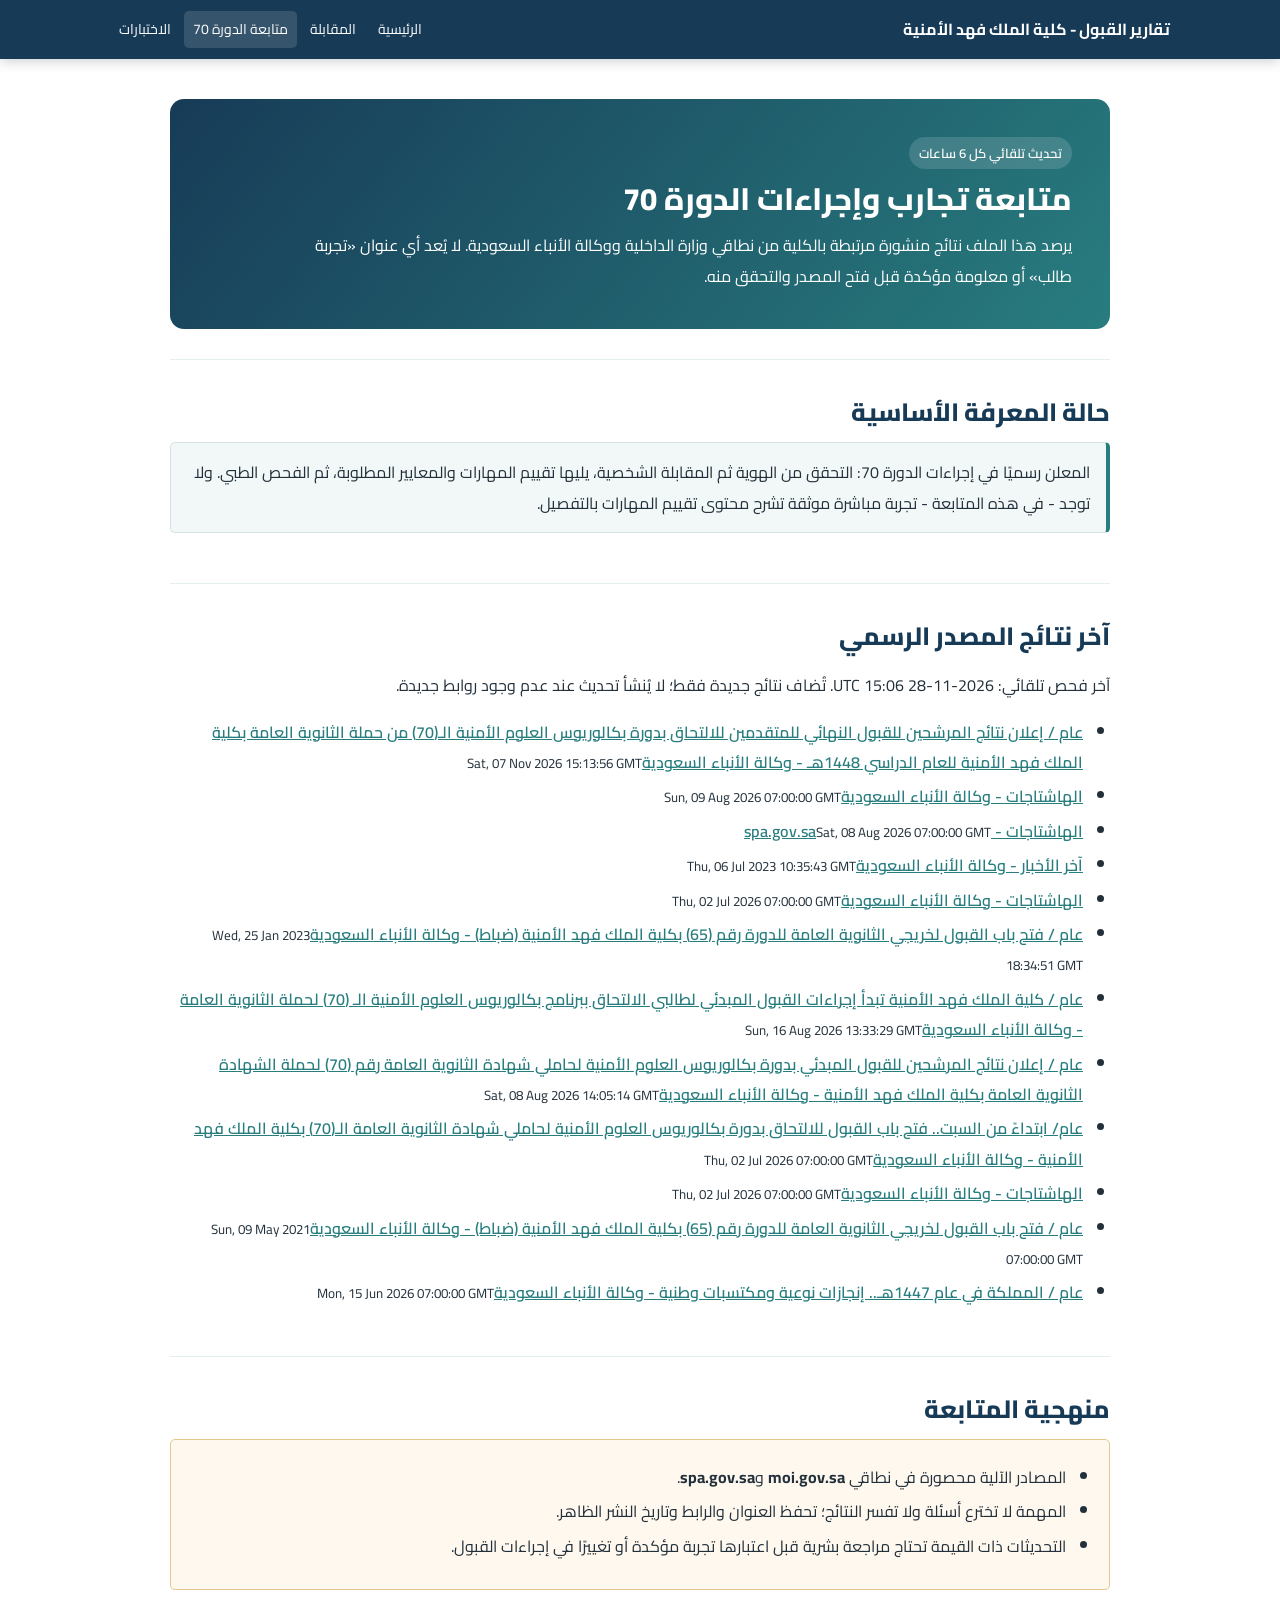
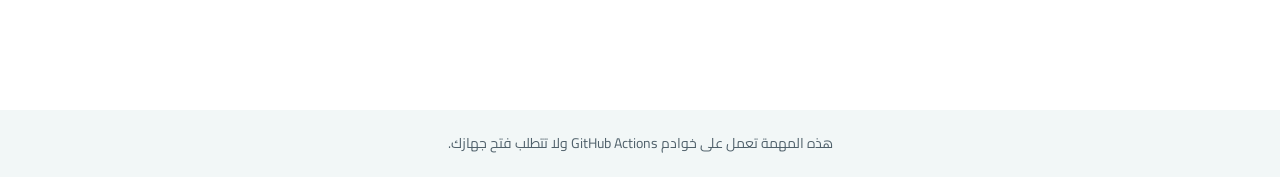
<file: reports/course-70-monitor.html>
<!doctype html><html lang="ar" dir="rtl"><head><meta charset="utf-8"><meta name="viewport" content="width=device-width,initial-scale=1"><title>متابعة الدورة 70</title><link rel="stylesheet" href="../assets/site.css"></head><body>
<nav class="topnav"><div class="nav-inner"><div class="brand">تقارير القبول - كلية الملك فهد الأمنية</div><div class="links"><a href="../index.html">الرئيسية</a><a href="../report-01-personal-interview.html">المقابلة</a><a class="active" href="course-70-monitor.html">متابعة الدورة 70</a><a href="../comprehensive-tests.html">الاختبارات</a></div></div></nav>
<main class="wrap"><header class="hero"><span class="badge">تحديث تلقائي كل 6 ساعات</span><h1>متابعة تجارب وإجراءات الدورة 70</h1><p>يرصد هذا الملف نتائج منشورة مرتبطة بالكلية من نطاقي وزارة الداخلية ووكالة الأنباء السعودية. لا يُعد أي عنوان «تجربة طالب» أو معلومة مؤكدة قبل فتح المصدر والتحقق منه.</p></header>
<section class="section"><h2>حالة المعرفة الأساسية</h2><div class="callout official">المعلن رسميًا في إجراءات الدورة 70: التحقق من الهوية ثم المقابلة الشخصية، يليها تقييم المهارات والمعايير المطلوبة، ثم الفحص الطبي. ولا توجد - في هذه المتابعة - تجربة مباشرة موثقة تشرح محتوى تقييم المهارات بالتفصيل.</div></section>
<section class="section"><h2>آخر نتائج المصدر الرسمي</h2><p class="small">آخر فحص تلقائي: 2026-11-28 15:06 UTC. تُضاف نتائج جديدة فقط؛ لا يُنشأ تحديث عند عدم وجود روابط جديدة.</p><ul class="sources"><li><a href="https://news.google.com/rss/articles/CBMiRkFVX3lxTE9zV2dsRkQ0X3MwOW1ZUFpabERrT19sUV9lOVBnUFctMmhNbjRsVENaMHFZLUNBM1RnT0NJOFQ2OHRsZWR1RlE?oc=5" target="_blank" rel="noopener">عام / إعلان نتائج المرشحين للقبول النهائي للمتقدمين للالتحاق بدورة بكالوريوس العلوم الأمنية الـ(70) من حملة الثانوية العامة بكلية الملك فهد الأمنية للعام الدراسي 1448هـ - وكالة الأنباء السعودية</a><small>Sat, 07 Nov 2026 15:13:56 GMT</small></li><li><a href="https://news.google.com/rss/articles/CBMiVEFVX3lxTFBoZTg2U2o4SndDeFo2TUdJZFM3eFp3cDZnZ1J6Wkl3NV9qV19laFFMb0VEMkhMS050dVgxZWM5NGlVUWZUbU9hQXAyVVA4YTZ2OWI1dg?oc=5" target="_blank" rel="noopener">الهاشتاجات - وكالة الأنباء السعودية</a><small>Sun, 09 Aug 2026 07:00:00 GMT</small></li><li><a href="https://news.google.com/rss/articles/CBMiVEFVX3lxTE9mR1paRnk0cEp6VFF1V204cnYwTUZOMWMxc0twenJwMkRWYTFhSkVZcHpkRk5VRFd6Y3ZBQTZCRm8waldzazFNTkFScmdYWGozNWtjbQ?oc=5" target="_blank" rel="noopener">الهاشتاجات - spa.gov.sa</a><small>Sat, 08 Aug 2026 07:00:00 GMT</small></li><li><a href="https://news.google.com/rss/articles/CBMiZEFVX3lxTE1Lc2t6WE41VzRFVVB3S3AzeEhrV0xHLVFnc2pYLWt3LWRWSTg0eTV2dmdrUXJVcE9aM2RsMEFfYUZZMEVxZFZvSml2eUFEOFlpdjEzUkwycXNzb1dXendMeE9xbzM?oc=5" target="_blank" rel="noopener">آخر الأخبار - وكالة الأنباء السعودية</a><small>Thu, 06 Jul 2023 10:35:43 GMT</small></li><li><a href="https://news.google.com/rss/articles/CBMiVEFVX3lxTE9NY3FrbW9tTUdSWUFxdnd6UmVZUmJZdkZmcUJMX3k2Y0pNRkJtRlRPQzdiWUdXZ0JFZ09od0Y0c3pKRk5zZ25ZdWdaa196Vmt6VWNieQ?oc=5" target="_blank" rel="noopener">الهاشتاجات - وكالة الأنباء السعودية</a><small>Thu, 02 Jul 2026 07:00:00 GMT</small></li><li><a href="https://news.google.com/rss/articles/CBMiRkFVX3lxTE1MMHdNN1VqRkpRMlVnbXlxc290eENRYjhJV0lFeDFXbEJqOXk0YXF2RUNzb21nZWVRQlhEaUdES3llZTVJVFE?oc=5" target="_blank" rel="noopener">عام / فتح باب القبول لخريجي الثانوية العامة للدورة رقم (65) بكلية الملك فهد الأمنية (ضباط) - وكالة الأنباء السعودية</a><small>Wed, 25 Jan 2023 18:34:51 GMT</small></li><li><a href="https://news.google.com/rss/articles/CBMiRkFVX3lxTE5ERHpNaXd4Y0JlVGtudlJjWklpVWIxWFFPVjUzUms3ZHNHRERCYUhDWGxmQUt4MlFrZ1RLdnpQWUZTQ3A3N2c?oc=5" target="_blank" rel="noopener">عام / كلية الملك فهد الأمنية تبدأ إجراءات القبول المبدئي لطالبي الالتحاق ببرنامج بكالوريوس العلوم الأمنية الـ (70) لحملة الثانوية العامة - وكالة الأنباء السعودية</a><small>Sun, 16 Aug 2026 13:33:29 GMT</small></li><li><a href="https://news.google.com/rss/articles/CBMiRkFVX3lxTE9iR0RqYXNPNG9MWE95RkJkTW1EQ2tkcTFTQ0daS1Bfc2VVZFFsSWJFY2tXa0pPRnJRTWxYMEdsSS1zWEVNSGc?oc=5" target="_blank" rel="noopener">عام / إعلان نتائج المرشحين للقبول المبدئي بدورة بكالوريوس العلوم الأمنية لحاملي شهادة الثانوية العامة رقم (70) لحملة الشهادة الثانوية العامة بكلية الملك فهد الأمنية - وكالة الأنباء السعودية</a><small>Sat, 08 Aug 2026 14:05:14 GMT</small></li><li><a href="https://news.google.com/rss/articles/CBMiRkFVX3lxTE0yZlVEcFl0VnJucjlSLXdfcXBTS2pyVmo3UXVJSWxBOTRTTjUxb2JVTXh6Q2N3R21pRVU0ckVicEpTeW51ZFE?oc=5" target="_blank" rel="noopener">عام/ ابتداءً من السبت.. فتح باب القبول للالتحاق بدورة بكالوريوس العلوم الأمنية لحاملي شهادة الثانوية العامة الـ(70) بكلية الملك فهد الأمنية - وكالة الأنباء السعودية</a><small>Thu, 02 Jul 2026 07:00:00 GMT</small></li><li><a href="https://news.google.com/rss/articles/CBMiVEFVX3lxTE12WFFzc0Z0NjNHTllpQjZNVlUtbGdaRFlDb1J4Nk56aHpRWXJyWEtMa0ZBeEdvU1RqcmVvaTY5cEw5SE13a1RpajVSY3MxSTJKcUU2MQ?oc=5" target="_blank" rel="noopener">الهاشتاجات - وكالة الأنباء السعودية</a><small>Thu, 02 Jul 2026 07:00:00 GMT</small></li><li><a href="https://news.google.com/rss/articles/CBMiREFVX3lxTE9BeGtaUVMxX0lIdXdFeVAybWJPNmxXdXpGOEt4Vl9LaWRyaDFzeXdrVXhHX1ZHQVdrcUg3S1YycmZwbjFS?oc=5" target="_blank" rel="noopener">عام / فتح باب القبول لخريجي الثانوية العامة للدورة رقم (65) بكلية الملك فهد الأمنية (ضباط) - وكالة الأنباء السعودية</a><small>Sun, 09 May 2021 07:00:00 GMT</small></li><li><a href="https://news.google.com/rss/articles/CBMiRkFVX3lxTE1sQl94MGhXc042cG5UV25LMmFleEpOVWhObEViLUxaYUd2VnRDMGlNZTJVNmxkLWNaazlJdzNUOFRfazJ0Vmc?oc=5" target="_blank" rel="noopener">عام / المملكة في عام 1447هـ.. إنجازات نوعية ومكتسبات وطنية - وكالة الأنباء السعودية</a><small>Mon, 15 Jun 2026 07:00:00 GMT</small></li></ul></section>
<section class="section"><h2>منهجية المتابعة</h2><div class="callout warn"><ul><li>المصادر الآلية محصورة في نطاقي <b>moi.gov.sa</b> و<b>spa.gov.sa</b>.</li><li>المهمة لا تخترع أسئلة ولا تفسر النتائج؛ تحفظ العنوان والرابط وتاريخ النشر الظاهر.</li><li>التحديثات ذات القيمة تحتاج مراجعة بشرية قبل اعتبارها تجربة مؤكدة أو تغييرًا في إجراءات القبول.</li></ul></div></section></main><footer class="footer">هذه المهمة تعمل على خوادم GitHub Actions ولا تتطلب فتح جهازك.</footer></body></html>
</file>
<file: assets/site.css>
@font-face{font-family:Cairo;src:url("fonts/Cairo-Regular.ttf")}@font-face{font-family:Cairo;src:url("fonts/Cairo-SemiBold.ttf");font-weight:600}@font-face{font-family:Cairo;src:url("fonts/Cairo-Bold.ttf");font-weight:700}@font-face{font-family:Cairo;src:url("fonts/Cairo-ExtraBold.ttf");font-weight:800}
:root{--navy:#173b57;--teal:#287d7f;--gold:#c79a44;--ink:#22303b;--pale:#f2f7f7;--line:#d5e3e3}*{box-sizing:border-box}html{scroll-behavior:smooth}body{margin:0;background:#fff;color:var(--ink);font-family:Cairo,Tahoma,Arial,sans-serif;direction:rtl;font-size:16px;line-height:1.9}.topnav{position:sticky;top:0;z-index:5;background:var(--navy);color:#fff;box-shadow:0 2px 12px #0003}.nav-inner{max-width:1100px;margin:auto;padding:11px 20px;display:flex;align-items:center;justify-content:space-between;gap:12px}.brand{font-weight:700}.links{display:flex;gap:4px;flex-wrap:wrap}.links a{color:#fff;text-decoration:none;font-size:14px;padding:5px 9px;border-radius:5px}.links a:hover,.links a.active{background:#ffffff22}.wrap{max-width:980px;margin:auto;padding:40px 20px}.hero{padding:38px;border-radius:14px;background:linear-gradient(130deg,var(--navy),var(--teal));color:#fff;margin-bottom:30px}.hero h1{font-size:31px;line-height:1.45;margin:8px 0;font-weight:800}.hero p{margin:0;max-width:760px}.badge{display:inline-block;padding:4px 10px;border-radius:99px;background:#e5f3f3;color:var(--teal);font-size:13px;font-weight:600}.hero .badge{background:#ffffff24;color:#fff}.section{padding:34px 0;border-top:1px solid #e5eeee;scroll-margin-top:72px}h2{margin:0 0 12px;color:var(--navy);font-size:25px;line-height:1.45;font-weight:800}h3{margin:16px 0 5px;color:var(--teal);font-size:18px;font-weight:700}.callout{padding:14px 16px;background:var(--pale);border:1px solid var(--line);border-radius:5px;margin:12px 0 16px}.official{border-right:4px solid var(--teal)}.warn{background:#fff8ef;border-color:#e4c789}ul,ol{padding-right:27px;margin:8px 0 14px}li{margin:4px 0}.grid{display:grid;grid-template-columns:repeat(auto-fit,minmax(250px,1fr));gap:16px}.card{background:#fff;border:1px solid var(--line);border-radius:10px;padding:19px;box-shadow:0 4px 14px #16321a0c}.card h3{margin-top:8px}table{width:100%;border-collapse:separate;border-spacing:0;overflow:hidden;border-radius:5px;margin:12px 0;font-size:14px}th{background:var(--navy);color:white}td,th{border:1px solid var(--line);border-left:0;padding:8px;text-align:right;vertical-align:top}td:first-child,th:first-child{border-left:1px solid var(--line)}tr:nth-child(even) td{background:#f9fbfb}.sources a{color:var(--teal);font-weight:600}.quiz{padding:16px;background:#f8fbfb;border:1px solid var(--line);border-radius:8px;margin:12px 0}.quiz summary{cursor:pointer;font-weight:700;color:var(--navy)}.answer{margin-top:10px;padding:10px;background:#eaf5f4;border-right:4px solid var(--teal)}.footer{background:#f2f7f7;margin-top:30px;padding:20px;color:#50616b;text-align:center;font-size:14px}@media(max-width:700px){body{font-size:15px}.nav-inner{padding:9px 12px}.brand{display:none}.links{justify-content:center}.links a{font-size:12px;padding:4px 6px}.wrap{padding:25px 14px}.hero{padding:26px}.hero h1{font-size:25px}h2{font-size:22px}table{font-size:12px}td,th{padding:6px}}
</file>
